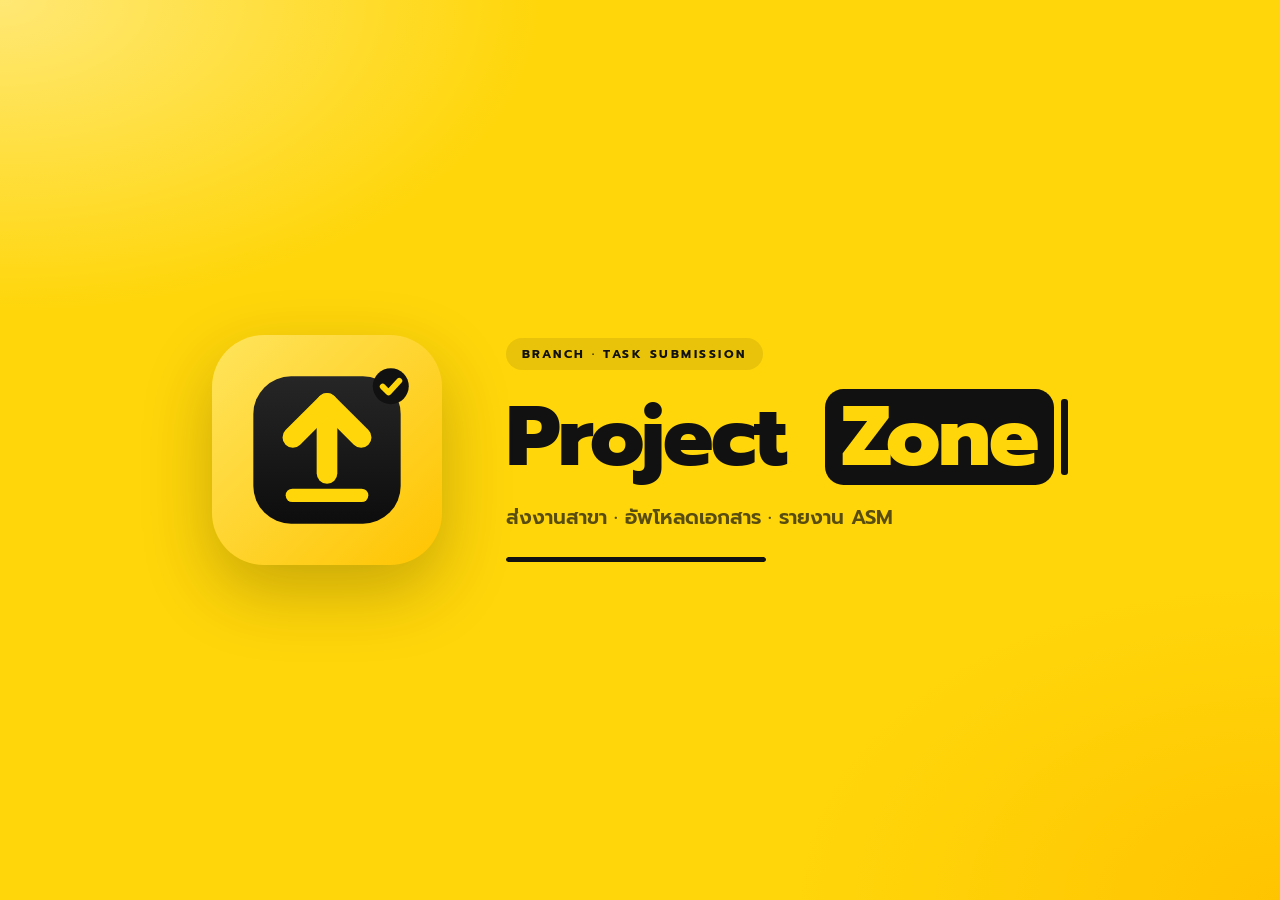
<file: index.html>
<!doctype html>
<html lang="th">
<head>
<meta charset="utf-8">
<meta name="viewport" content="width=device-width,initial-scale=1,viewport-fit=cover">
<meta name="theme-color" content="#FFD60A">
<meta name="apple-mobile-web-app-capable" content="yes">
<meta name="apple-mobile-web-app-status-bar-style" content="black-translucent">
<title>Project Zone · ส่งงาน</title>
<meta name="description" content="ส่งงานสาขา อัพโหลดเอกสารและรูปหลักฐาน ง่ายในไม่กี่แตะ">
<meta property="og:type" content="website">
<meta property="og:site_name" content="Project Zone">
<meta property="og:title" content="Project Zone · ส่งงาน">
<meta property="og:description" content="ส่งงานสาขา อัพโหลดเอกสารและรูปหลักฐาน ง่ายในไม่กี่แตะ">
<meta property="og:url" content="https://boston5656.github.io/Project-Form-ASM/index.html">
<meta property="og:image" content="https://boston5656.github.io/Project-Form-ASM/icons/og.png">
<meta property="og:image:width" content="1200">
<meta property="og:image:height" content="630">
<meta name="twitter:card" content="summary_large_image">
<meta name="apple-mobile-web-app-title" content="Project Zone">
<link rel="icon" type="image/svg+xml" href="icons/icon.svg">
<link rel="icon" type="image/png" sizes="32x32" href="icons/icon-32.png">
<link rel="apple-touch-icon" href="icons/apple-touch-icon.png">
<link rel="manifest" href="manifest.json">
<link rel="preconnect" href="https://fonts.googleapis.com">
<link rel="preconnect" href="https://fonts.gstatic.com" crossorigin>
<link href="https://fonts.googleapis.com/css2?family=Prompt:wght@400;500;600;700;800&display=swap" rel="stylesheet">
<script>try{if(sessionStorage.getItem("pz_splash"))document.documentElement.classList.add("no-splash")}catch(e){}</script>
<link rel="stylesheet" href="style.css">
<script src="config.js"></script>
</head>
<body>
<div id="splash" class="splash" aria-hidden="true">
  <div class="sp-in">
    <svg class="sp-logo" viewBox="0 0 512 512">
      <defs>
        <linearGradient id="spg" x1="0" y1="0" x2="1" y2="1"><stop offset="0" stop-color="#FFE45C"/><stop offset="1" stop-color="#FFC400"/></linearGradient>
        <linearGradient id="spk" x1="0" y1="0" x2="0" y2="1"><stop offset="0" stop-color="#262626"/><stop offset="1" stop-color="#0d0d0d"/></linearGradient>
        <clipPath id="spc"><rect x="92" y="92" width="328" height="328" rx="84"/></clipPath>
      </defs>
      <rect class="sp-bg" width="512" height="512" rx="116" fill="url(#spg)"/>
      <rect class="sp-box" x="92" y="92" width="328" height="328" rx="84" fill="url(#spk)"/>
      <g clip-path="url(#spc)">
        <g class="sp-trail"><rect x="244" y="250" width="24" height="150" rx="12" fill="#FFD60A" opacity=".18"/></g>
        <g class="sp-arrow">
          <path d="M256 152 L256 308" stroke="#FFD60A" stroke-width="46" stroke-linecap="round"/>
          <path d="M180 228 L256 152 L332 228" fill="none" stroke="#FFD60A" stroke-width="46" stroke-linecap="round" stroke-linejoin="round"/>
        </g>
      </g>
      <rect class="sp-bar" x="164" y="342" width="184" height="30" rx="15" fill="#FFD60A" opacity=".55"/>
      <g class="sp-chk">
        <circle cx="398" cy="114" r="40" fill="#111"/>
        <path d="M380 115 L393 128 L417 102" fill="none" stroke="#FFD60A" stroke-width="13" stroke-linecap="round" stroke-linejoin="round"/>
      </g>
    </svg>
    <div class="sp-txt">
      <div class="sp-tag">BRANCH · TASK SUBMISSION</div>
      <div class="sp-title"><span id="spType"></span><i class="sp-caret"></i></div>
      <div class="sp-sub">ส่งงานสาขา · อัพโหลดเอกสาร · รายงาน ASM</div>
      <div class="sp-prog"><i></i></div>
    </div>
  </div>
</div>
<script>
(function(){
  var el = document.getElementById('splash'), H = document.documentElement;
  if (!el) return;
  if (H.classList.contains('no-splash')){ el.remove(); return; }
  try { sessionStorage.setItem('pz_splash', '1'); } catch(e){}
  var reduce = window.matchMedia && matchMedia('(prefers-reduced-motion: reduce)').matches;
  H.classList.add('splashing'); el.classList.add('play');
  var t = document.getElementById('spType'), word = 'Project Zone', i = 0, z = null;
  function type(){
    if (i >= word.length){ el.classList.add('typed'); return; }
    var c = word.charAt(i++);
    if (i === 9){ z = document.createElement('span'); z.className = 'z'; t.appendChild(z); }
    (z || t).appendChild(document.createTextNode(c));
    setTimeout(type, c === ' ' ? 120 : 55 + Math.random() * 45);
  }
  setTimeout(type, reduce ? 0 : 480);
  var done = false;
  function end(){
    if (done) return; done = true;
    el.classList.add('out'); H.classList.remove('splashing');
    setTimeout(function(){ el.remove(); }, 800);
  }
  setTimeout(end, reduce ? 700 : 2400);
  el.addEventListener('click', end);
})();
</script>
<div class="page">
  <header class="topbar">
    <div>
      <span class="tag brand"><img src="[data-uri]" alt="">PROJECT ZONE · ส่งงาน</span>
      <h1>ส่งงาน<span id="jobTitle" hidden></span></h1>
      <p class="desc" id="jobDesc"></p>
    </div>
    <div class="tools">
      <a class="pillbtn" href="report.html">📊 ดูรายงาน</a>
      <a class="round sm" href="admin.html" aria-label="ตั้งค่า" title="ตั้งค่า">
        <svg viewBox="0 0 24 24" fill="none" stroke="currentColor" stroke-width="2" stroke-linecap="round" stroke-linejoin="round"><circle cx="12" cy="12" r="3"/><path d="M19.4 15a1.7 1.7 0 0 0 .3 1.8l.1.1a2 2 0 1 1-2.8 2.8l-.1-.1a1.7 1.7 0 0 0-1.8-.3 1.7 1.7 0 0 0-1 1.5V21a2 2 0 1 1-4 0v-.1a1.7 1.7 0 0 0-1.1-1.5 1.7 1.7 0 0 0-1.8.3l-.1.1a2 2 0 1 1-2.8-2.8l.1-.1a1.7 1.7 0 0 0 .3-1.8 1.7 1.7 0 0 0-1.5-1H3a2 2 0 1 1 0-4h.1a1.7 1.7 0 0 0 1.5-1.1 1.7 1.7 0 0 0-.3-1.8l-.1-.1a2 2 0 1 1 2.8-2.8l.1.1a1.7 1.7 0 0 0 1.8.3H9a1.7 1.7 0 0 0 1-1.5V3a2 2 0 1 1 4 0v.1a1.7 1.7 0 0 0 1 1.5 1.7 1.7 0 0 0 1.8-.3l.1-.1a2 2 0 1 1 2.8 2.8l-.1.1a1.7 1.7 0 0 0-.3 1.8V9a1.7 1.7 0 0 0 1.5 1H21a2 2 0 1 1 0 4h-.1a1.7 1.7 0 0 0-1.5 1z"/></svg>
      </a>
    </div>
  </header>

  <main class="form-grid" id="form">
    <section class="panel" id="pInfo"><div class="skel dark"></div><div class="skel dark"></div><div class="skel dark"></div></section>
  </main>
</div>

<!-- Wheel picker sheet -->
<div class="scrim" id="scrim"></div>
<div class="sheet" id="sheet" role="dialog">
  <div id="sheetDrag">
    <div class="grab"></div>
    <div class="sheet-head">
      <button id="cancelSheet" type="button">ยกเลิก</button>
      <b id="sheetTitle">เลือก</b>
      <button id="doneSheet" class="done" type="button">เลือก</button>
    </div>
  </div>
  <div class="wheel-wrap"><div class="band"></div><div class="wheel" id="wheel"></div></div>
</div>

<div class="overlay" id="overlay"><div class="hud" id="hud"></div></div>
<div class="toast" id="toast"></div>

<script>
(() => {
  const CFG = window.APP_CONFIG || {};
  const $ = id => document.getElementById(id);
  const esc = s => String(s ?? '').replace(/[&<>"']/g, c => ({'&':'&amp;','<':'&lt;','>':'&gt;','"':'&quot;',"'":'&#39;'}[c]));
  const ls = {
    get(k){ try { return JSON.parse(localStorage.getItem(k)); } catch(e){ return null; } },
    set(k,v){ try { localStorage.setItem(k, JSON.stringify(v)); } catch(e){} }
  };
  const S = { form: null, stores: [], vals: {}, files: {} };
  const ICON = {
    plus: '<svg viewBox="0 0 24 24" fill="none" stroke="currentColor" stroke-width="2.2" stroke-linecap="round"><path d="M12 5v14M5 12h14"/></svg>',
    cam: '<svg viewBox="0 0 24 24" fill="none" stroke="currentColor" stroke-width="2" stroke-linecap="round" stroke-linejoin="round"><path d="M4 8h3l2-3h6l2 3h3v11H4z"/><circle cx="12" cy="13" r="3.5"/></svg>',
    chev: '<svg width="12" height="12" viewBox="0 0 12 12" fill="none" stroke="currentColor" stroke-width="2" stroke-linecap="round"><path d="M3 4.5l3 3 3-3"/></svg>'
  };

  /* ---------- Toast / haptic ---------- */
  let toastT;
  function toast(msg, err){
    const t = $('toast'); t.textContent = msg;
    t.className = 'toast show' + (err ? ' err' : '');
    clearTimeout(toastT); toastT = setTimeout(() => t.classList.remove('show'), 2600);
  }
  function haptic(){ try { navigator.vibrate && navigator.vibrate(8); } catch(e){} }
  function shake(el){ el.classList.remove('shake'); void el.offsetWidth; el.classList.add('shake'); }

  /* ---------- Load ---------- */
  async function init(){
    const cf = ls.get('form'), cs = ls.get('stores');
    if (cf && cs){ S.form = cf; S.stores = cs; restore(); render(); }
    try {
      const r = await fetch(CFG.API_URL + '?action=init');
      const j = await r.json();
      if (!j.ok) throw new Error(j.error);
      const changed = JSON.stringify(j.form) !== JSON.stringify(S.form) || JSON.stringify(j.stores) !== JSON.stringify(S.stores);
      S.form = j.form; S.stores = j.stores;
      ls.set('form', j.form); ls.set('stores', j.stores);
      if (changed){ restore(); render(); }
    } catch(e){
      if (!S.form){
        $('form').innerHTML = '<section class="panel solo-msg"><h2>⚠️ โหลดฟอร์มไม่สำเร็จ</h2><p>ตรวจสอบอินเทอร์เน็ต แล้วดึงหน้าจอลงเพื่อโหลดใหม่</p></section>';
      }
    }
  }
  function restore(){
    S.form.fields.forEach(f => {
      if (f.type === 'files'){ S.files[f.id] = S.files[f.id] || []; return; }
      if (S.vals[f.id] == null && f.remember){
        const v = ls.get('rem_' + f.id);
        if (v != null) S.vals[f.id] = v;
      }
    });
    const st = S.form.fields.find(f => f.type === 'store');
    if (st && S.vals[st.id] && !S.stores.some(s => s.id === S.vals[st.id])) delete S.vals[st.id];
  }

  /* ---------- Render form ---------- */
  function render(){
    const F = S.form;
    $('jobTitle').hidden = !F.jobName;
    $('jobTitle').textContent = F.jobName;
    $('jobDesc').textContent = F.desc || '';
    document.title = F.jobName + ' · Project Zone';

    if (F.active === false){
      $('form').className = 'form-grid solo';
      $('form').innerHTML = `<section class="panel solo-msg" id="pInfo"><div class="big-ico">⏸️</div><h2>ปิดรับงานชั่วคราว</h2><p>งาน "${esc(F.jobName)}" ยังไม่เปิดรับ หรือปิดรับไปแล้ว</p></section>`;
      return;
    }
    const info = F.fields.filter(f => f.type !== 'files');
    const ups = F.fields.filter(f => f.type === 'files');
    $('form').className = 'form-grid' + (ups.length ? '' : ' solo');
    $('form').innerHTML =
      `<section class="panel" id="pInfo" style="--i:1">
        <div class="panel-h"><h2>🏬 ข้อมูลผู้ส่ง</h2><small><span class="req">*</span> จำเป็นต้องกรอก</small></div>
        ${info.map(fieldHtml).join('')}
      </section>` +
      (ups.length ? `<section class="panel" id="pUp" style="--i:2">${ups.map((f, i) =>
        (i ? '<div class="divider"></div>' : '') + upHtml(f)).join('')}</section>` : '') +
      `<button class="btn btn-dark" id="submitBtn" type="button">
        <svg viewBox="0 0 24 24" fill="none" stroke="currentColor" stroke-width="2.2" stroke-linecap="round" stroke-linejoin="round"><path d="M12 19V5M5 12l7-7 7 7"/></svg>ส่งงาน</button>`;
    ups.forEach(f => renderThumbs(f.id));
    $('submitBtn').onclick = submit;
  }
  const req = f => f.required ? '<span class="req">*</span>' : '';
  function fieldHtml(f){
    const v = S.vals[f.id] || '';
    if (f.type === 'store' || f.type === 'select'){
      let main = '', sub = '';
      if (f.type === 'store'){
        const s = S.stores.find(x => x.id === v);
        if (s){ main = esc(s.id); sub = esc(s.name); }
      } else if (v) main = esc(v);
      return `<button class="field pick" id="fld_${f.id}" data-pick="${f.id}" type="button">
        <span class="fl">${esc(f.label)}${req(f)}</span>
        <span class="fv">${main || `<em>${f.type === 'store' ? 'แตะเพื่อเลือกสาขา' : 'แตะเพื่อเลือก'}</em>`}</span>
        <span class="fs">${sub || esc(f.hint || '')}</span>
        <span class="chev">${ICON.chev}</span></button>`;
    }
    return `<label class="field" id="fld_${f.id}">
      <span class="fl">${esc(f.label)}${req(f)}${f.hint ? ` <span class="fh">· ${esc(f.hint)}</span>` : ''}</span>
      <input data-in="${f.id}" value="${esc(v)}" ${f.type === 'number' ? 'inputmode="numeric"' : ''} autocomplete="off" placeholder="${esc(f.placeholder || '')}">
    </label>`;
  }
  function upHtml(f){
    const n = (S.files[f.id] || []).length;
    return `<div class="panel-h"><h2>${f.multiple ? '📄' : '📷'} ${esc(f.label)}${req(f)}</h2><small id="cnt_${f.id}">${n ? n + ' ไฟล์' : esc(f.hint || '')}</small></div>
      <div class="up" id="fld_${f.id}">
        <div class="thumbs" id="th_${f.id}" data-th="${f.id}"></div>
        <button class="drop" data-up="${f.id}" type="button">
          <span class="di">${f.multiple ? ICON.plus : ICON.cam}</span>
          <span><b id="ub_${f.id}">เพิ่ม${esc(f.label)}</b><small>${f.multiple ? 'ถ่ายรูป · เลือกจากคลัง · หลายไฟล์ได้' : 'ถ่ายรูป · เลือกจากคลัง · 1 ไฟล์'}${f.pdf ? ' · PDF' : ''}</small></span>
        </button>
      </div>
      <input type="file" id="in_${f.id}" data-file="${f.id}" accept="image/*${f.pdf ? ',application/pdf' : ''}" ${f.multiple ? 'multiple' : ''} hidden>`;
  }

  /* ---------- Delegated events ---------- */
  const form = $('form');
  form.addEventListener('input', e => {
    const id = e.target.dataset.in; if (!id) return;
    S.vals[id] = e.target.value;
  });
  form.addEventListener('click', e => {
    const p = e.target.closest('[data-pick]');
    if (p) return openPick(p.dataset.pick);
    const u = e.target.closest('[data-up]');
    if (u) return $('in_' + u.dataset.up).click();
    const x = e.target.closest('.thumb .x');
    if (x){ const th = x.closest('[data-th]'); removeFile(th.dataset.th, x.closest('.thumb').dataset.id); haptic(); }
  });
  form.addEventListener('change', e => {
    const id = e.target.dataset.file; if (!id) return;
    addFiles(id, [...e.target.files]); e.target.value = '';
  });
  const fieldOf = id => S.form.fields.find(f => f.id === id);

  /* ---------- Wheel picker ---------- */
  const IH = 52, wheel = $('wheel');
  let wItems = [], wIdx = 0, raf = 0, pickCb = null;
  function openPick(id){
    const f = fieldOf(id); if (!f) return;
    let items;
    if (f.type === 'store'){
      if (!S.stores.length){ toast('กำลังโหลดรายชื่อสาขา…'); return; }
      items = S.stores.map(s => ({ v: s.id, main: s.id, sub: s.name }));
    } else items = (f.options || []).map(o => ({ v: o, main: o }));
    $('sheetTitle').textContent = f.label;
    wheel.innerHTML = '<div class="sp"></div>' + items.map((it, i) =>
      `<div class="wi" data-i="${i}"><b>${esc(it.main)}</b>${it.sub ? `<span>${esc(it.sub)}</span>` : ''}</div>`).join('') + '<div class="sp"></div>';
    wItems = [...wheel.querySelectorAll('.wi')];
    wIdx = Math.max(0, items.findIndex(it => it.v === S.vals[id]));
    pickCb = i => {
      S.vals[id] = items[i].v;
      if (f.remember) ls.set('rem_' + id, items[i].v);
      const old = $('fld_' + id), tmp = document.createElement('div');
      tmp.innerHTML = fieldHtml(f); old.replaceWith(tmp.firstElementChild);
    };
    $('scrim').classList.add('show'); $('sheet').classList.add('show');
    requestAnimationFrame(() => { wheel.scrollTop = wIdx * IH; paint(); });
  }
  function paint(){
    raf = 0;
    const c = wheel.scrollTop / IH;
    wItems.forEach((el, i) => {
      const d = i - c, a = Math.abs(d);
      el.style.transform = `perspective(600px) rotateX(${(-d*20).toFixed(1)}deg) scale(${(1 - Math.min(a,3)*.05).toFixed(3)})`;
      el.style.opacity = Math.max(.15, 1 - a*.3).toFixed(2);
      el.classList.toggle('on', a < .5);
    });
    const n = Math.round(c);
    if (n !== wIdx && n >= 0 && n < wItems.length){ wIdx = n; haptic(); }
  }
  wheel.addEventListener('scroll', () => { if (!raf) raf = requestAnimationFrame(paint); }, { passive: true });
  wheel.addEventListener('click', e => {
    const it = e.target.closest('.wi');
    if (it) wheel.scrollTo({ top: +it.dataset.i * IH, behavior: 'smooth' });
  });
  function closeSheet(){
    $('scrim').classList.remove('show');
    const sh = $('sheet'); sh.style.transform = ''; sh.classList.remove('show');
  }
  $('scrim').onclick = closeSheet;
  $('cancelSheet').onclick = closeSheet;
  $('doneSheet').onclick = () => {
    if (!wItems.length) return closeSheet();
    const i = Math.min(wItems.length - 1, Math.max(0, Math.round(wheel.scrollTop / IH)));
    pickCb && pickCb(i); closeSheet(); haptic();
  };
  (() => {
    const sh = $('sheet'), h = $('sheetDrag'); let y0 = null, dy = 0;
    h.addEventListener('pointerdown', e => {
      if (e.target.closest('button')) return;
      y0 = e.clientY; dy = 0; sh.classList.add('drag'); h.setPointerCapture(e.pointerId);
    });
    h.addEventListener('pointermove', e => {
      if (y0 == null) return;
      dy = Math.max(0, e.clientY - y0); sh.style.transform = `translateY(${dy}px)`;
    });
    const end = () => {
      if (y0 == null) return; y0 = null; sh.classList.remove('drag');
      if (dy > 90) closeSheet(); else sh.style.transform = '';
    };
    h.addEventListener('pointerup', end); h.addEventListener('pointercancel', end);
  })();

  /* ---------- Files ---------- */
  function compress(file, max = 1800, q = .82){
    return new Promise((res, rej) => {
      const url = URL.createObjectURL(file), img = new Image();
      img.onload = () => {
        const s = Math.min(1, max / Math.max(img.width, img.height));
        const w = Math.round(img.width * s), h = Math.round(img.height * s);
        const c = document.createElement('canvas'); c.width = w; c.height = h;
        c.getContext('2d').drawImage(img, 0, 0, w, h);
        URL.revokeObjectURL(url);
        const data = c.toDataURL('image/jpeg', q);
        res({ type: 'image/jpeg', data: data.split(',')[1], preview: data });
      };
      img.onerror = () => { URL.revokeObjectURL(url); rej(new Error('อ่านรูปไม่ได้ ลองเลือกรูปอื่น')); };
      img.src = url;
    });
  }
  function readPdf(file){
    return new Promise((res, rej) => {
      const fr = new FileReader();
      fr.onload = () => res({ type: 'application/pdf', data: String(fr.result).split(',')[1], preview: null });
      fr.onerror = () => rej(new Error('อ่านไฟล์ไม่ได้'));
      fr.readAsDataURL(file);
    });
  }
  function prep(file, f){
    if (file.type === 'application/pdf' || /\.pdf$/i.test(file.name)){
      if (!f.pdf) return Promise.reject(new Error('ช่องนี้รับเฉพาะรูปภาพ'));
      if (file.size > 15e6) return Promise.reject(new Error('PDF ใหญ่เกิน 15MB'));
      return readPdf(file);
    }
    return compress(file);
  }
  let uid = 0;
  async function addFiles(id, files){
    const f = fieldOf(id); if (!f) return;
    if (!f.multiple) files = files.slice(0, 1);
    for (const file of files){
      const item = { id: ++uid, loading: true };
      if (f.multiple) S.files[id].push(item); else S.files[id] = [item];
      renderThumbs(id);
      try { Object.assign(item, await prep(file, f), { loading: false }); }
      catch(e){ toast(e.message, true); removeFile(id, item.id); continue; }
      renderThumbs(id);
    }
  }
  function removeFile(id, itemId){
    S.files[id] = (S.files[id] || []).filter(i => i.id != itemId);
    renderThumbs(id);
  }
  function renderThumbs(id){
    const g = $('th_' + id); if (!g) return;
    const f = fieldOf(id), list = S.files[id] || [], ids = new Set(list.map(i => String(i.id)));
    [...g.children].forEach(el => {
      if (!ids.has(el.dataset.id) && !el.classList.contains('out')){
        el.classList.add('out'); setTimeout(() => el.remove(), 300);
      }
    });
    list.forEach(it => {
      let el = g.querySelector(`[data-id="${it.id}"]`);
      if (!el){ el = document.createElement('div'); el.className = 'thumb'; el.dataset.id = it.id; g.appendChild(el); }
      const st = it.loading ? 'l' : 'd';
      if (el.dataset.st !== st){
        el.dataset.st = st;
        el.innerHTML = (it.loading ? '<div class="busy"><div class="spin"></div></div>'
          : it.preview ? `<img src="${it.preview}" alt="">` : '<div class="pdf">PDF</div>')
          + '<button class="x" type="button" aria-label="ลบ">×</button>';
      }
    });
    $('cnt_' + id).textContent = list.length ? list.length + ' ไฟล์' : (f.hint || '');
    $('ub_' + id).textContent = (!f.multiple && list.length ? 'เปลี่ยน' : 'เพิ่ม') + f.label;
  }

  /* ---------- Submit ---------- */
  let pTimer, pv = 0;
  function setP(v){
    const b = $('pBar'), t = $('pPct'); if (!b) return;
    b.style.strokeDashoffset = 213.6 * (1 - v); t.textContent = Math.round(v * 100) + '%';
  }
  function showProgress(){
    pv = 0;
    $('hud').innerHTML = `<div class="ringbox"><svg class="ring" viewBox="0 0 80 80"><circle class="trk" cx="40" cy="40" r="34"/><circle class="bar" id="pBar" cx="40" cy="40" r="34"/></svg><div class="pct" id="pPct">0%</div></div><h3 id="pTxt" style="font-size:18px;margin:0">กำลังอัปโหลดไฟล์…</h3><p>อย่าปิดหน้านี้จนกว่าจะเสร็จ</p>`;
    $('overlay').classList.add('show'); $('submitBtn').disabled = true;
    pTimer = setInterval(() => {
      pv += (0.93 - pv) * 0.05; setP(pv);
      if (pv > .6) $('pTxt').textContent = 'กำลังบันทึกลง Drive…';
    }, 200);
  }
  function hideOverlay(){ clearInterval(pTimer); $('overlay').classList.remove('show'); const b = $('submitBtn'); if (b) b.disabled = false; }

  function showDone(time){
    clearInterval(pTimer); setP(1);
    const F = S.form, st = F.fields.find(f => f.type === 'store');
    const cells = [];
    if (st) cells.push([st.label, S.vals[st.id]]);
    F.fields.filter(f => f.type !== 'store' && f.type !== 'files' && S.vals[f.id]).slice(0, 2)
      .forEach(f => cells.push([f.label, S.vals[f.id]]));
    const n = F.fields.filter(f => f.type === 'files').reduce((a, f) => a + S.files[f.id].length, 0);
    cells.push(['ไฟล์แนบ', n + ' ไฟล์']);
    setTimeout(() => {
      $('hud').innerHTML = `<svg class="check" viewBox="0 0 80 80"><circle cx="40" cy="40" r="36"/><path d="M25 41l10 10 21-22"/></svg>
        <h3>ส่งงานสำเร็จ</h3><p>${esc(time || '')}</p>
        <div class="sum">${cells.map(c => `<div><span>${esc(c[0])}</span><b>${esc(c[1])}</b></div>`).join('')}</div>
        <button class="btn btn-y" id="againBtn" type="button">ส่งงานใหม่</button>
        <a class="btn btn-g" href="report.html">ดูรายงาน</a>`;
      $('againBtn').onclick = resetForm;
      haptic();
    }, 350);
  }
  function resetForm(){
    S.form.fields.forEach(f => {
      if (f.type === 'files') S.files[f.id] = [];
      else if (!f.remember && f.type !== 'store') delete S.vals[f.id];
    });
    hideOverlay(); render();
    window.scrollTo({ top: 0, behavior: 'smooth' });
  }

  async function submit(){
    const F = S.form;
    for (const f of F.fields){
      const empty = f.type === 'files' ? !S.files[f.id].length : !String(S.vals[f.id] || '').trim();
      if (f.required && empty){
        const el = $('fld_' + f.id); shake(el);
        toast((f.type === 'files' ? 'กรุณาแนบ ' : f.type === 'store' || f.type === 'select' ? 'กรุณาเลือก ' : 'กรุณากรอก ') + f.label, true);
        el.scrollIntoView({ behavior: 'smooth', block: 'center' }); return;
      }
    }
    if (F.fields.some(f => f.type === 'files' && S.files[f.id].some(i => i.loading))){ toast('รอประมวลผลรูปสักครู่…'); return; }
    if (!/^https:\/\/script\.google\.com\//.test(CFG.API_URL || '')){ toast('ยังไม่ได้ใส่ API_URL ใน config.js', true); return; }

    const answers = {}, files = {};
    F.fields.forEach(f => {
      if (f.type === 'files') files[f.id] = S.files[f.id].map(i => ({ type: i.type, data: i.data }));
      else {
        answers[f.id] = String(S.vals[f.id] || '').trim();
        if (f.remember && answers[f.id]) ls.set('rem_' + f.id, answers[f.id]);
      }
    });
    showProgress();
    try {
      const r = await fetch(CFG.API_URL, { method: 'POST', body: JSON.stringify({ action: 'submit', answers, files }) });
      const j = await r.json();
      if (!j.ok) throw new Error(j.error || 'บันทึกไม่สำเร็จ');
      showDone(j.time);
    } catch(e){
      hideOverlay();
      toast(e.message && !/fetch|network|json/i.test(e.message) ? e.message : 'ส่งไม่สำเร็จ ตรวจสอบอินเทอร์เน็ตแล้วลองใหม่', true);
    }
  }

  init();
})();
</script>
</body>
</html>
</file>
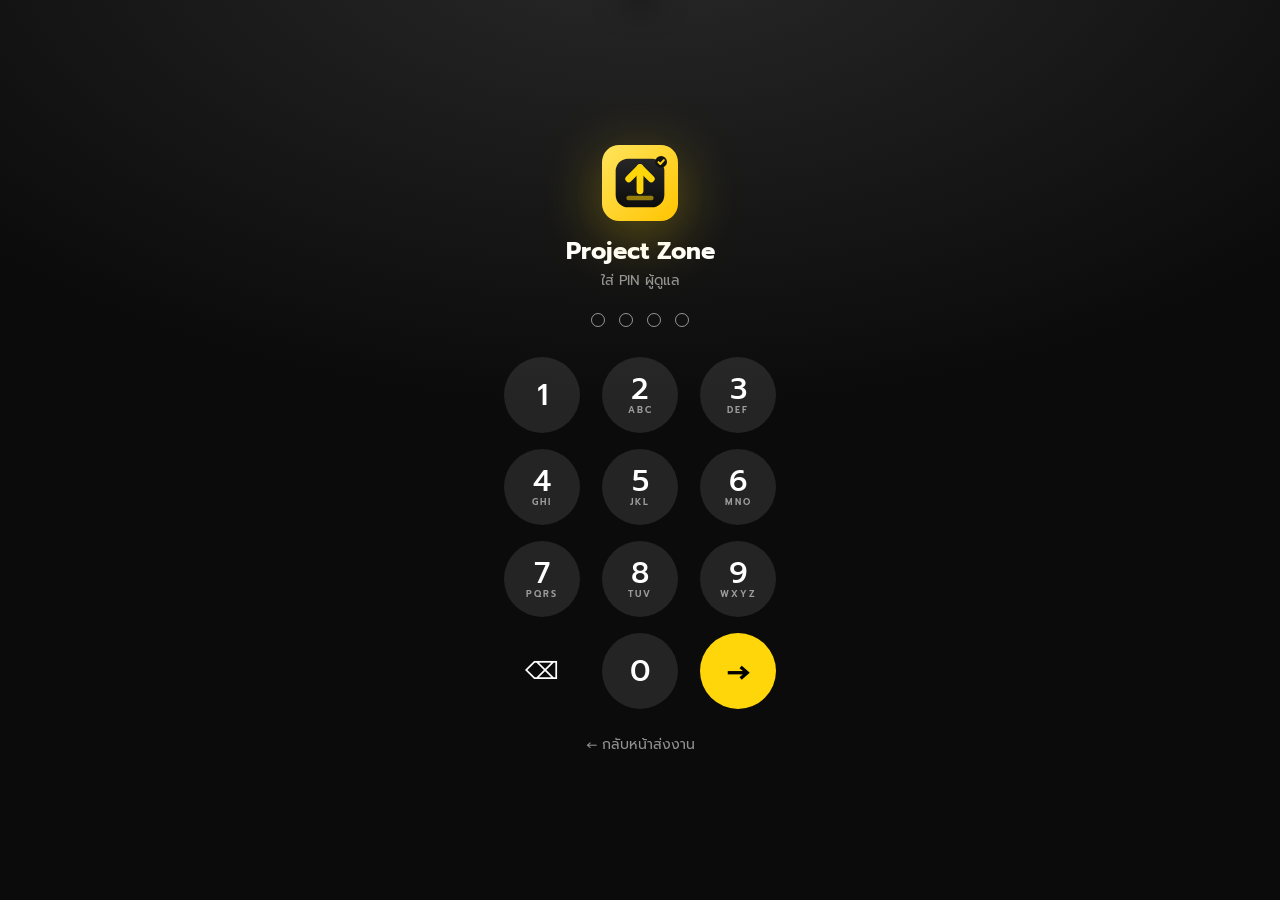
<file: admin.html>
<!doctype html>
<html lang="th">
<head>
<meta charset="utf-8">
<meta name="viewport" content="width=device-width,initial-scale=1,viewport-fit=cover">
<meta name="theme-color" content="#FFD60A">
<meta name="robots" content="noindex">
<title>Project Zone · ตั้งค่า</title>
<meta name="description" content="ตั้งค่าหัวข้อและคำถามของงาน">
<meta property="og:type" content="website">
<meta property="og:site_name" content="Project Zone">
<meta property="og:title" content="Project Zone · ตั้งค่า">
<meta property="og:description" content="ตั้งค่าหัวข้อและคำถามของงาน">
<meta property="og:url" content="https://boston5656.github.io/Project-Form-ASM/admin.html">
<meta property="og:image" content="https://boston5656.github.io/Project-Form-ASM/icons/og.png">
<meta property="og:image:width" content="1200">
<meta property="og:image:height" content="630">
<meta name="twitter:card" content="summary_large_image">
<meta name="apple-mobile-web-app-title" content="Project Zone">
<link rel="icon" type="image/svg+xml" href="icons/icon.svg">
<link rel="icon" type="image/png" sizes="32x32" href="icons/icon-32.png">
<link rel="apple-touch-icon" href="icons/apple-touch-icon.png">
<link rel="manifest" href="manifest.json">
<link rel="preconnect" href="https://fonts.googleapis.com">
<link rel="preconnect" href="https://fonts.gstatic.com" crossorigin>
<link href="https://fonts.googleapis.com/css2?family=Prompt:wght@400;500;600;700;800&display=swap" rel="stylesheet">
<link rel="stylesheet" href="style.css">
<script src="config.js"></script>
</head>
<body>

<!-- ============ PIN LOCK ============ -->
<section class="lock" id="lock">
  <div class="lock-card">
    <img class="lock-logo" src="[data-uri]" alt="Project Zone">
    <h1>Project Zone</h1>
    <p id="lockMsg">ใส่ PIN ผู้ดูแล</p>
    <div class="dots" id="dots"></div>
    <div class="keypad" id="keypad">
      <button data-k="1">1</button><button data-k="2">2<small>ABC</small></button><button data-k="3">3<small>DEF</small></button>
      <button data-k="4">4<small>GHI</small></button><button data-k="5">5<small>JKL</small></button><button data-k="6">6<small>MNO</small></button>
      <button data-k="7">7<small>PQRS</small></button><button data-k="8">8<small>TUV</small></button><button data-k="9">9<small>WXYZ</small></button>
      <button data-k="del" class="kfn" aria-label="ลบ">⌫</button><button data-k="0">0</button><button data-k="ok" class="kok" aria-label="ยืนยัน">→</button>
    </div>
    <a class="back" href="index.html">← กลับหน้าส่งงาน</a>
  </div>
</section>

<!-- ============ EDITOR ============ -->
<div class="page" id="app" hidden>
  <header class="topbar">
    <div>
      <span class="tag brand"><img src="[data-uri]" alt="">PROJECT ZONE · ADMIN</span>
      <h1>ตั้งค่างาน</h1>
    </div>
    <div class="tools">
      <a class="pillbtn" href="index.html" target="_blank" rel="noopener">👁 ดูฟอร์ม</a>
      <button class="round sm" id="logout" type="button" aria-label="ออกจากระบบ" title="ล็อก">
        <svg viewBox="0 0 24 24" fill="none" stroke="currentColor" stroke-width="2.2" stroke-linecap="round" stroke-linejoin="round"><rect x="4" y="10" width="16" height="11" rx="3"/><path d="M8 10V7a4 4 0 0 1 8 0v3"/></svg>
      </button>
    </div>
  </header>

  <main class="adm-grid">
    <aside class="side">
      <section class="panel" style="--i:1">
        <div class="panel-h"><h2>📝 หัวข้องาน</h2></div>
        <label class="field"><span class="fl">ชื่องาน / หัวข้อ</span><input id="jobName" maxlength="80" placeholder="เช่น โอนฟิล์มเสีย"></label>
        <label class="field"><span class="fl">คำอธิบายใต้หัวข้อ</span><textarea id="desc" rows="2" maxlength="200" placeholder="ไม่ใส่ก็ได้"></textarea></label>
        <div class="trow">
          <div class="stack"><b>เปิดรับงาน</b><small id="activeTxt">พนักงานส่งงานได้</small></div>
          <button class="sw" id="active" type="button" role="switch"></button>
        </div>
      </section>

      <section class="panel" style="--i:2">
        <div class="panel-h"><h2>🔗 ลิงค์</h2></div>
        <div class="lrow"><div class="stack"><b>หน้าส่งงาน</b><small id="lnkForm"></small></div><button class="mini" data-copy="lnkForm" type="button">คัดลอก</button></div>
        <div class="lrow"><div class="stack"><b>หน้า Report (ASM)</b><small id="lnkRep"></small></div><button class="mini" data-copy="lnkRep" type="button">คัดลอก</button></div>
      </section>

      <section class="panel" style="--i:3">
        <div class="panel-h"><h2>🔐 PIN ผู้ดูแล</h2></div>
        <div class="pinrow">
          <label class="field"><span class="fl">PIN ใหม่ (4–8 หลัก)</span><input id="newPin" inputmode="numeric" maxlength="8" autocomplete="off" placeholder="••••"></label>
          <button class="mini y" id="pinBtn" type="button">เปลี่ยน</button>
        </div>
      </section>
    </aside>

    <section class="panel" style="--i:2">
      <div class="panel-h"><h2>❓ คำถาม <span class="cnt" id="qCount"></span></h2><small>แตะเพื่อแก้ไข · ลูกศรเพื่อสลับลำดับ</small></div>
      <div class="flist" id="list"></div>
      <div class="addbar">
        <span>เพิ่มคำถาม</span>
        <button data-add="text" type="button">Aa ข้อความ</button>
        <button data-add="number" type="button">123 ตัวเลข</button>
        <button data-add="select" type="button">☰ ตัวเลือก</button>
        <button data-add="files" type="button">📷 รูป/ไฟล์</button>
      </div>
    </section>
  </main>
</div>

<div class="savebar" id="savebar">
  <span>มีการแก้ไขที่ยังไม่บันทึก</span>
  <button class="mini" id="discard" type="button">ยกเลิก</button>
  <button class="mini y" id="save" type="button">บันทึก</button>
</div>
<div class="toast" id="toast"></div>

<script>
(() => {
  const CFG = window.APP_CONFIG || {};
  const $ = id => document.getElementById(id);
  const esc = s => String(s ?? '').replace(/[&<>"']/g, c => ({'&':'&amp;','<':'&lt;','>':'&gt;','"':'&quot;',"'":'&#39;'}[c]));
  const ss = {
    get(k){ try { return sessionStorage.getItem(k); } catch(e){ return null; } },
    set(k,v){ try { v == null ? sessionStorage.removeItem(k) : sessionStorage.setItem(k, v); } catch(e){} }
  };
  const TYPE = {
    store:  { n: 'สาขา', i: '🏬' },
    text:   { n: 'ข้อความ', i: 'Aa' },
    number: { n: 'ตัวเลข', i: '123' },
    select: { n: 'ตัวเลือก', i: '☰' },
    files:  { n: 'รูป/ไฟล์', i: '📷' }
  };
  let PIN = '', model = null, saved = '', open = new Set();

  let toastT;
  function toast(msg, err){
    const t = $('toast'); t.textContent = msg; t.className = 'toast show' + (err ? ' err' : '');
    clearTimeout(toastT); toastT = setTimeout(() => t.classList.remove('show'), 2600);
  }
  function haptic(){ try { navigator.vibrate && navigator.vibrate(8); } catch(e){} }
  async function api(body){
    const r = await fetch(CFG.API_URL, { method: 'POST', body: JSON.stringify(body) });
    const j = await r.json();
    if (!j.ok){ const e = new Error(j.error); e.auth = j.auth; throw e; }
    return j;
  }

  /* ================= PIN LOCK ================= */
  let entry = '';
  function paintDots(){
    const n = Math.max(4, entry.length);
    $('dots').innerHTML = Array.from({ length: n }, (_, i) => `<i class="${i < entry.length ? 'on' : ''}"></i>`).join('');
  }
  function key(k){
    if ($('lock').classList.contains('busy')) return;
    if (k === 'del') entry = entry.slice(0, -1);
    else if (k === 'ok') return tryLogin(entry);
    else if (entry.length < 8) entry += k;
    haptic(); paintDots();
  }
  $('keypad').addEventListener('click', e => { const b = e.target.closest('[data-k]'); if (b) key(b.dataset.k); });
  document.addEventListener('keydown', e => {
    if (!$('app').hidden) return;
    if (/^\d$/.test(e.key)) key(e.key);
    else if (e.key === 'Backspace') key('del');
    else if (e.key === 'Enter') key('ok');
  });
  async function tryLogin(pin, silent){
    if (pin.length < 4){ if (!silent) wrong('PIN อย่างน้อย 4 หลัก'); return; }
    if (!/^https:\/\/script\.google\.com\//.test(CFG.API_URL || '')){ wrong('ยังไม่ได้ใส่ API_URL ใน config.js'); return; }
    $('lock').classList.add('busy'); $('lockMsg').textContent = 'กำลังตรวจสอบ…';
    try {
      const j = await api({ action: 'login', pin });
      PIN = pin; ss.set('pin', pin);
      load(j.form); unlock();
    } catch(e){
      ss.set('pin', null);
      wrong(e.auth ? e.message : 'เชื่อมต่อไม่สำเร็จ ลองใหม่อีกครั้ง');
    } finally { $('lock').classList.remove('busy'); }
  }
  function wrong(msg){
    entry = ''; paintDots(); $('lockMsg').textContent = msg;
    const d = $('dots'); d.classList.remove('shake'); void d.offsetWidth; d.classList.add('shake');
    try { navigator.vibrate && navigator.vibrate([30, 40, 30]); } catch(e){}
  }
  function unlock(){
    $('lock').classList.add('out');
    $('app').hidden = false;
    setTimeout(() => $('lock').hidden = true, 500);
  }
  function lockUp(msg){
    PIN = ''; ss.set('pin', null); entry = ''; paintDots();
    $('lockMsg').textContent = msg || 'ใส่ PIN ผู้ดูแล';
    $('lock').hidden = false;
    requestAnimationFrame(() => $('lock').classList.remove('out'));
    setTimeout(() => $('app').hidden = true, 450);
  }
  $('logout').onclick = () => { if (dirty() && !confirm('ยังไม่ได้บันทึก ต้องการล็อกเลยไหม?')) return; lockUp(); };

  /* ================= MODEL ================= */
  function load(form){
    model = JSON.parse(JSON.stringify(form));
    saved = JSON.stringify(model);
    paintMeta(); renderList(); paintDirty();
  }
  const dirty = () => model && JSON.stringify(model) !== saved;
  function paintDirty(){ $('savebar').classList.toggle('show', dirty()); }

  function paintMeta(){
    $('jobName').value = model.jobName || '';
    $('desc').value = model.desc || '';
    paintActive();
    const base = location.href.replace(/[^/]*([?#].*)?$/, '');
    $('lnkForm').textContent = base + 'index.html';
    $('lnkRep').textContent = base + 'report.html';
  }
  function paintActive(){
    const on = model.active !== false;
    $('active').setAttribute('aria-checked', on);
    $('activeTxt').textContent = on ? 'พนักงานส่งงานได้' : 'ปิดรับงาน — ฟอร์มจะแสดงว่าปิดชั่วคราว';
  }
  $('jobName').oninput = e => { model.jobName = e.target.value; paintDirty(); };
  $('desc').oninput = e => { model.desc = e.target.value; paintDirty(); };
  $('active').onclick = () => { model.active = model.active === false; paintActive(); paintDirty(); haptic(); };

  document.addEventListener('click', async e => {
    const b = e.target.closest('[data-copy]'); if (!b) return;
    try { await navigator.clipboard.writeText($(b.dataset.copy).textContent); toast('คัดลอกลิงค์แล้ว'); }
    catch(err){ toast('คัดลอกไม่สำเร็จ', true); }
  });

  /* ================= FIELD LIST ================= */
  const list = $('list');
  function sub(f){
    const t = [TYPE[f.type].n];
    if (f.required) t.push('จำเป็น');
    if (f.type === 'files') t.push(f.multiple ? 'หลายไฟล์' : '1 ไฟล์');
    if (f.type === 'select') t.push((f.options || []).length + ' ตัวเลือก');
    return t.join(' · ');
  }
  const sw = (k, on, label, note) => `<div class="trow"><div class="stack"><b>${label}</b>${note ? `<small>${note}</small>` : ''}</div>
    <button class="sw" data-sw="${k}" type="button" role="switch" aria-checked="${!!on}"></button></div>`;
  function bodyHtml(f){
    const isStore = f.type === 'store';
    let h = `<label class="field"><span class="fl">คำถาม / หัวข้อ</span><input data-k="label" value="${esc(f.label)}" maxlength="120"></label>
      <label class="field"><span class="fl">คำอธิบายเพิ่มเติม</span><input data-k="hint" value="${esc(f.hint || '')}" maxlength="160" placeholder="ไม่ใส่ก็ได้"></label>`;
    if (!isStore){
      h += `<div class="fl pad">ประเภทคำตอบ</div><div class="seg4">${['text','number','select','files'].map(t =>
        `<button type="button" data-type="${t}" class="${f.type === t ? 'on' : ''}">${TYPE[t].i}<span>${TYPE[t].n}</span></button>`).join('')}</div>`;
    } else {
      h += `<p class="note">ดึงรายชื่อจากชีต DATA STORE · ลบหรือเปลี่ยนประเภทไม่ได้</p>`;
    }
    if (f.type === 'text' || f.type === 'number')
      h += `<label class="field"><span class="fl">ข้อความตัวอย่างในช่อง</span><input data-k="placeholder" value="${esc(f.placeholder || '')}" maxlength="80" placeholder="เช่น 1234-1326"></label>`;
    if (f.type === 'select')
      h += `<label class="field"><span class="fl">ตัวเลือก (บรรทัดละ 1 ข้อ)</span><textarea data-k="options" rows="4" placeholder="ตัวเลือก 1&#10;ตัวเลือก 2">${esc((f.options || []).join('\n'))}</textarea></label>`;
    h += '<div class="tgroup">';
    if (!isStore) h += sw('required', f.required, 'จำเป็นต้องกรอก');
    if (f.type !== 'files') h += sw('remember', f.remember, 'จำค่าล่าสุด', 'ครั้งหน้าไม่ต้องกรอกซ้ำ');
    if (f.type === 'files'){
      h += sw('multiple', f.multiple, 'แนบได้หลายไฟล์');
      h += sw('pdf', f.pdf, 'รับไฟล์ PDF', 'ปิด = รับเฉพาะรูปภาพ');
    }
    h += '</div>';
    h += `<label class="field"><span class="fl">หัวคอลัมน์ในชีต REPORT</span><input data-k="col" value="${esc(f.col || '')}" maxlength="120" placeholder="${esc(f.label)}"></label>
      <p class="note">ถ้าไม่มีคอลัมน์นี้ ระบบจะเพิ่มต่อท้ายให้ตอนบันทึก</p>`;
    if (!isStore) h += `<button class="del" data-del type="button">ลบคำถามนี้</button>`;
    return h;
  }
  function cardHtml(f, i, n){
    const isOpen = open.has(f.id);
    return `<div class="fc ${isOpen ? 'open' : ''}" data-id="${f.id}">
      <div class="fc-h" data-tog>
        <span class="fico t-${f.type}">${TYPE[f.type].i}</span>
        <div class="stack"><b data-lbl>${esc(f.label) || '<em>ยังไม่มีชื่อ</em>'}${f.required ? '<span class="req">*</span>' : ''}</b><small data-sub>${sub(f)}</small></div>
        <div class="mv">
          <button type="button" data-mv="-1" ${i === 0 ? 'disabled' : ''} aria-label="เลื่อนขึ้น">↑</button>
          <button type="button" data-mv="1" ${i === n - 1 ? 'disabled' : ''} aria-label="เลื่อนลง">↓</button>
        </div>
        <span class="chev">${'<svg width="12" height="12" viewBox="0 0 12 12" fill="none" stroke="currentColor" stroke-width="2" stroke-linecap="round"><path d="M3 4.5l3 3 3-3"/></svg>'}</span>
      </div>
      <div class="fc-body"><div class="fc-in">${bodyHtml(f)}</div></div>
    </div>`;
  }
  function renderList(){
    const before = {};
    list.querySelectorAll('.fc').forEach(el => before[el.dataset.id] = el.getBoundingClientRect().top);
    const F = model.fields;
    list.innerHTML = F.map((f, i) => cardHtml(f, i, F.length)).join('');
    $('qCount').textContent = F.length;
    // FLIP
    list.querySelectorAll('.fc').forEach(el => {
      const b = before[el.dataset.id]; if (b == null){ el.classList.add('new'); return; }
      const dy = b - el.getBoundingClientRect().top; if (!dy) return;
      el.style.transition = 'none'; el.style.transform = `translateY(${dy}px)`;
      requestAnimationFrame(() => requestAnimationFrame(() => {
        el.style.transition = 'transform .5s var(--spring)'; el.style.transform = '';
      }));
    });
  }
  const cardOf = el => el.closest('.fc');
  const fOf = el => model.fields.find(f => f.id === cardOf(el).dataset.id);
  function refreshHead(card, f){
    card.querySelector('[data-lbl]').innerHTML = (esc(f.label) || '<em>ยังไม่มีชื่อ</em>') + (f.required ? '<span class="req">*</span>' : '');
    card.querySelector('[data-sub]').textContent = sub(f);
  }
  function rebody(card, f){
    card.querySelector('.fc-in').innerHTML = bodyHtml(f);
    refreshHead(card, f);
    card.querySelector('.fico').className = 'fico t-' + f.type;
    card.querySelector('.fico').textContent = TYPE[f.type].i;
  }

  list.addEventListener('input', e => {
    const k = e.target.dataset.k; if (!k) return;
    const f = fOf(e.target);
    if (k === 'options') f.options = e.target.value.split('\n').map(s => s.trim()).filter(Boolean);
    else f[k] = e.target.value;
    if (k === 'label') cardOf(e.target).querySelector('[data-k="col"]').placeholder = f.label;
    refreshHead(cardOf(e.target), f); paintDirty();
  });
  list.addEventListener('click', e => {
    const t = e.target;
    const mv = t.closest('[data-mv]');
    if (mv){
      e.stopPropagation();
      const f = fOf(mv), F = model.fields, i = F.indexOf(f), j = i + +mv.dataset.mv;
      if (j < 0 || j >= F.length) return;
      [F[i], F[j]] = [F[j], F[i]]; renderList(); paintDirty(); haptic(); return;
    }
    if (t.closest('[data-tog]')){
      const card = cardOf(t), id = card.dataset.id;
      open.has(id) ? open.delete(id) : open.add(id);
      card.classList.toggle('open'); haptic(); return;
    }
    const ty = t.closest('[data-type]');
    if (ty){
      const f = fOf(ty), nt = ty.dataset.type; if (f.type === nt) return;
      f.type = nt;
      if (nt === 'select' && !(f.options || []).length) f.options = ['ตัวเลือก 1', 'ตัวเลือก 2'];
      if (nt === 'files'){ delete f.remember; if (f.multiple == null) f.multiple = true; if (f.pdf == null) f.pdf = false; }
      rebody(cardOf(ty), f); paintDirty(); haptic(); return;
    }
    const s = t.closest('[data-sw]');
    if (s){
      const f = fOf(s), k = s.dataset.sw; f[k] = !f[k];
      s.setAttribute('aria-checked', f[k]); refreshHead(cardOf(s), f); paintDirty(); haptic(); return;
    }
    const d = t.closest('[data-del]');
    if (d){
      if (!d.classList.contains('arm')){
        d.classList.add('arm'); d.textContent = 'แตะอีกครั้งเพื่อยืนยันการลบ';
        setTimeout(() => { if (d.isConnected){ d.classList.remove('arm'); d.textContent = 'ลบคำถามนี้'; } }, 3000);
        return;
      }
      const card = cardOf(d), id = card.dataset.id;
      card.classList.add('gone');
      setTimeout(() => { model.fields = model.fields.filter(f => f.id !== id); open.delete(id); renderList(); paintDirty(); }, 320);
    }
  });

  document.querySelector('.addbar').addEventListener('click', e => {
    const b = e.target.closest('[data-add]'); if (!b) return;
    if (model.fields.length >= 30){ toast('เพิ่มได้สูงสุด 30 คำถาม', true); return; }
    const type = b.dataset.add;
    const f = { id: 'f' + Date.now().toString(36) + Math.random().toString(36).slice(2, 5), type, label: '', hint: '', col: '', required: true };
    if (type === 'select') f.options = ['ตัวเลือก 1', 'ตัวเลือก 2'];
    if (type === 'files'){ f.multiple = true; f.pdf = false; }
    if (type === 'text' || type === 'number') f.placeholder = '';
    model.fields.push(f); open.add(f.id);
    renderList(); paintDirty(); haptic();
    const card = list.querySelector(`[data-id="${f.id}"]`);
    card.scrollIntoView({ behavior: 'smooth', block: 'center' });
    setTimeout(() => card.querySelector('[data-k="label"]').focus({ preventScroll: true }), 450);
  });

  /* ================= SAVE ================= */
  function validate(){
    if (!String(model.jobName || '').trim()) return ['jobName', 'กรุณาตั้งชื่องาน'];
    for (const f of model.fields){
      if (!String(f.label || '').trim()) return [f.id, 'มีคำถามที่ยังไม่ได้ตั้งชื่อ'];
      if (f.type === 'select' && !(f.options || []).length) return [f.id, `"${f.label}" ต้องมีตัวเลือกอย่างน้อย 1 ข้อ`];
    }
    const seen = {};
    for (const f of model.fields){
      const k = String(f.col || f.label).replace(/\s+/g, '').toLowerCase();
      if (seen[k]) return [f.id, `หัวคอลัมน์ "${f.col || f.label}" ซ้ำกัน`];
      seen[k] = 1;
    }
    return null;
  }
  $('save').onclick = async () => {
    const bad = validate();
    if (bad){
      toast(bad[1], true);
      const el = bad[0] === 'jobName' ? $('jobName').closest('.field') : list.querySelector(`[data-id="${bad[0]}"]`);
      if (el){
        if (el.classList.contains('fc') && !el.classList.contains('open')){ open.add(bad[0]); el.classList.add('open'); }
        el.scrollIntoView({ behavior: 'smooth', block: 'center' });
        el.classList.remove('shake'); void el.offsetWidth; el.classList.add('shake');
      }
      return;
    }
    const btn = $('save'); btn.disabled = true; btn.innerHTML = '<span class="spin dk"></span>';
    try {
      const j = await api({ action: 'save', pin: PIN, form: model });
      load(j.form); toast('บันทึกแล้ว ✓ ฟอร์มอัปเดตทันที');
    } catch(e){
      if (e.auth) lockUp(e.message);
      else toast(e.message && !/fetch|network|json/i.test(e.message) ? e.message : 'บันทึกไม่สำเร็จ ลองใหม่', true);
    } finally { btn.disabled = false; btn.textContent = 'บันทึก'; }
  };
  $('discard').onclick = () => { load(JSON.parse(saved)); toast('ยกเลิกการแก้ไขแล้ว'); };
  window.addEventListener('beforeunload', e => { if (dirty()){ e.preventDefault(); e.returnValue = ''; } });

  $('pinBtn').onclick = async () => {
    const np = $('newPin').value.trim();
    if (!/^\d{4,8}$/.test(np)){ toast('PIN ต้องเป็นตัวเลข 4–8 หลัก', true); return; }
    try {
      await api({ action: 'pin', pin: PIN, newPin: np });
      PIN = np; ss.set('pin', np); $('newPin').value = ''; toast('เปลี่ยน PIN แล้ว ✓');
    } catch(e){
      if (e.auth) lockUp(e.message); else toast('เปลี่ยน PIN ไม่สำเร็จ', true);
    }
  };

  /* ================= START ================= */
  paintDots();
  const saved0 = ss.get('pin');
  if (saved0) tryLogin(saved0, true);
})();
</script>
</body>
</html>
</file>
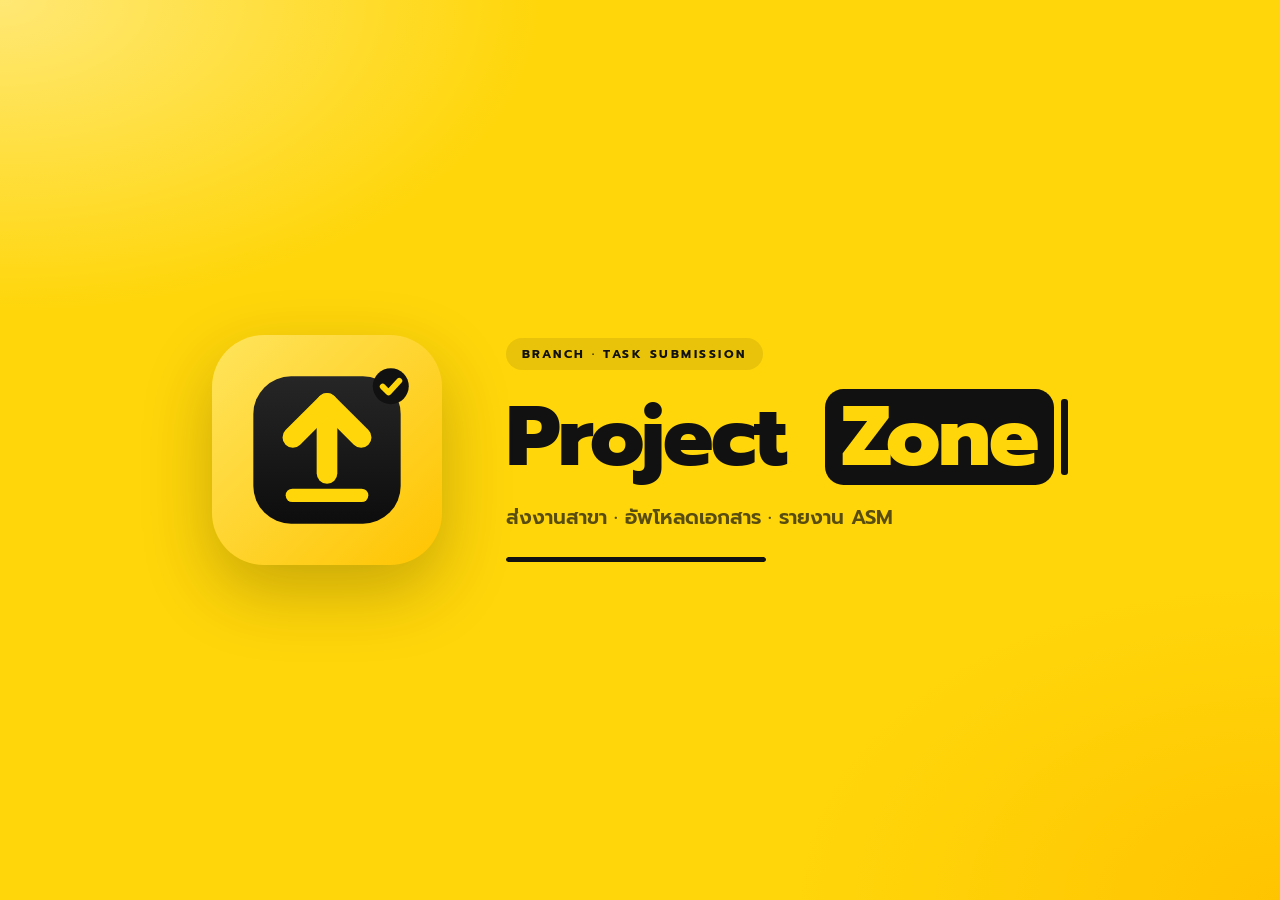
<file: report.html>
<!doctype html>
<html lang="th">
<head>
<meta charset="utf-8">
<meta name="viewport" content="width=device-width,initial-scale=1,viewport-fit=cover">
<meta name="theme-color" content="#FFD60A">
<meta name="apple-mobile-web-app-capable" content="yes">
<title>Project Zone · รายงาน ASM</title>
<meta name="description" content="ดูสถานะการส่งงานของทุกสาขาแบบเรียลไทม์">
<meta property="og:type" content="website">
<meta property="og:site_name" content="Project Zone">
<meta property="og:title" content="Project Zone · รายงาน ASM">
<meta property="og:description" content="ดูสถานะการส่งงานของทุกสาขาแบบเรียลไทม์">
<meta property="og:url" content="https://boston5656.github.io/Project-Form-ASM/report.html">
<meta property="og:image" content="https://boston5656.github.io/Project-Form-ASM/icons/og.png">
<meta property="og:image:width" content="1200">
<meta property="og:image:height" content="630">
<meta name="twitter:card" content="summary_large_image">
<meta name="apple-mobile-web-app-title" content="Project Zone">
<link rel="icon" type="image/svg+xml" href="icons/icon.svg">
<link rel="icon" type="image/png" sizes="32x32" href="icons/icon-32.png">
<link rel="apple-touch-icon" href="icons/apple-touch-icon.png">
<link rel="manifest" href="manifest.json">
<link rel="preconnect" href="https://fonts.googleapis.com">
<link rel="preconnect" href="https://fonts.gstatic.com" crossorigin>
<link href="https://fonts.googleapis.com/css2?family=Prompt:wght@400;500;600;700;800&display=swap" rel="stylesheet">
<script>try{if(sessionStorage.getItem("pz_splash"))document.documentElement.classList.add("no-splash")}catch(e){}</script>
<link rel="stylesheet" href="style.css">
<script src="config.js"></script>
</head>
<body>
<div id="splash" class="splash" aria-hidden="true">
  <div class="sp-in">
    <svg class="sp-logo" viewBox="0 0 512 512">
      <defs>
        <linearGradient id="spg" x1="0" y1="0" x2="1" y2="1"><stop offset="0" stop-color="#FFE45C"/><stop offset="1" stop-color="#FFC400"/></linearGradient>
        <linearGradient id="spk" x1="0" y1="0" x2="0" y2="1"><stop offset="0" stop-color="#262626"/><stop offset="1" stop-color="#0d0d0d"/></linearGradient>
        <clipPath id="spc"><rect x="92" y="92" width="328" height="328" rx="84"/></clipPath>
      </defs>
      <rect class="sp-bg" width="512" height="512" rx="116" fill="url(#spg)"/>
      <rect class="sp-box" x="92" y="92" width="328" height="328" rx="84" fill="url(#spk)"/>
      <g clip-path="url(#spc)">
        <g class="sp-trail"><rect x="244" y="250" width="24" height="150" rx="12" fill="#FFD60A" opacity=".18"/></g>
        <g class="sp-arrow">
          <path d="M256 152 L256 308" stroke="#FFD60A" stroke-width="46" stroke-linecap="round"/>
          <path d="M180 228 L256 152 L332 228" fill="none" stroke="#FFD60A" stroke-width="46" stroke-linecap="round" stroke-linejoin="round"/>
        </g>
      </g>
      <rect class="sp-bar" x="164" y="342" width="184" height="30" rx="15" fill="#FFD60A" opacity=".55"/>
      <g class="sp-chk">
        <circle cx="398" cy="114" r="40" fill="#111"/>
        <path d="M380 115 L393 128 L417 102" fill="none" stroke="#FFD60A" stroke-width="13" stroke-linecap="round" stroke-linejoin="round"/>
      </g>
    </svg>
    <div class="sp-txt">
      <div class="sp-tag">BRANCH · TASK SUBMISSION</div>
      <div class="sp-title"><span id="spType"></span><i class="sp-caret"></i></div>
      <div class="sp-sub">ส่งงานสาขา · อัพโหลดเอกสาร · รายงาน ASM</div>
      <div class="sp-prog"><i></i></div>
    </div>
  </div>
</div>
<script>
(function(){
  var el = document.getElementById('splash'), H = document.documentElement;
  if (!el) return;
  if (H.classList.contains('no-splash')){ el.remove(); return; }
  try { sessionStorage.setItem('pz_splash', '1'); } catch(e){}
  var reduce = window.matchMedia && matchMedia('(prefers-reduced-motion: reduce)').matches;
  H.classList.add('splashing'); el.classList.add('play');
  var t = document.getElementById('spType'), word = 'Project Zone', i = 0, z = null;
  function type(){
    if (i >= word.length){ el.classList.add('typed'); return; }
    var c = word.charAt(i++);
    if (i === 9){ z = document.createElement('span'); z.className = 'z'; t.appendChild(z); }
    (z || t).appendChild(document.createTextNode(c));
    setTimeout(type, c === ' ' ? 120 : 55 + Math.random() * 45);
  }
  setTimeout(type, reduce ? 0 : 480);
  var done = false;
  function end(){
    if (done) return; done = true;
    el.classList.add('out'); H.classList.remove('splashing');
    setTimeout(function(){ el.remove(); }, 800);
  }
  setTimeout(end, reduce ? 700 : 2400);
  el.addEventListener('click', end);
})();
</script>
<div class="page">
  <header class="topbar">
    <div>
      <span class="tag brand"><img src="[data-uri]" alt="">PROJECT ZONE · <i></i>REALTIME</span>
      <h1>รายงานส่งงาน<span id="jobTitle" hidden></span></h1>
    </div>
    <div class="tools">
      <div class="datebar">
        <button id="prev" type="button" aria-label="วันก่อนหน้า">‹</button>
        <label class="dlabel"><b id="dTxt">—</b><small id="dSub"></small><input type="date" id="dIn"></label>
        <button id="next" type="button" aria-label="วันถัดไป">›</button>
      </div>
      <button class="round" id="refresh" type="button" aria-label="รีเฟรช">
        <svg viewBox="0 0 24 24" fill="none" stroke="currentColor" stroke-width="2.4" stroke-linecap="round" stroke-linejoin="round"><path d="M20 12a8 8 0 1 1-2.3-5.7"/><path d="M20 4v5h-5"/></svg>
      </button>
    </div>
  </header>

  <main class="rep-grid">
    <aside class="side">
      <section class="panel" style="--i:1">
        <div class="panel-h"><h2>🎯 ความคืบหน้า</h2><small id="jobSmall"></small></div>
        <div class="sumtop">
          <div class="bigring">
            <svg viewBox="0 0 140 140"><circle class="trk" cx="70" cy="70" r="60"/><circle class="bar" id="ringBar" cx="70" cy="70" r="60"/></svg>
            <div class="in"><b id="pct">0%</b><small>ส่งแล้ว</small></div>
          </div>
          <div class="sumtxt">
            <div class="k">สาขาที่ส่งงาน</div>
            <div class="v"><b id="sentN">0</b><span> / <b id="totalN">0</b></span></div>
            <div class="k" id="subN">0 รายการ</div>
          </div>
        </div>
        <div class="stats">
          <div class="stat"><small><i style="background:var(--green)"></i>ส่งแล้ว</small><b id="sOk">0</b></div>
          <div class="stat"><small><i style="background:var(--red)"></i>ยังไม่ส่ง</small><b id="sNo" style="color:#FF8A82">0</b></div>
        </div>
        <div class="updated" id="updated"></div>
      </section>

      <section class="panel" style="--i:2">
        <div class="seg" id="seg">
          <div class="knob"></div>
          <button class="on" data-f="all" type="button">ทั้งหมด</button>
          <button data-f="sent" type="button">ส่งแล้ว</button>
          <button data-f="no" type="button">ยังไม่ส่ง</button>
        </div>
        <button class="btn btn-y" id="copyBtn" type="button">📋 คัดลอกสรุปส่ง LINE</button>
        <button class="btn btn-g rg-open" id="rgOpen" type="button">📊 สรุปหลายวัน</button>
      </section>
      <section class="panel rg-days" id="rgDays" hidden style="--i:3">
        <div class="panel-h"><h2>🗓 รายวัน</h2><small>แตะเพื่อดูวันนั้น</small></div>
        <div id="rgDayList"></div>
      </section>
    </aside>

    <section class="cream">
      <div class="rg-bar" id="rgBar" hidden>
        <div><b id="rgTitle">สรุปหลายวัน</b><small id="rgSub"></small></div>
        <button type="button" id="rgBack">‹ กลับดูรายวัน</button>
      </div>
      <div class="cream-h"><h2>🏬 สถานะรายสาขา</h2><small id="count"></small></div>
      <div class="search">
        <svg viewBox="0 0 24 24" fill="none" stroke="currentColor" stroke-width="2.4" stroke-linecap="round"><circle cx="11" cy="11" r="7"/><path d="M20 20l-3.5-3.5"/></svg>
        <input id="q" placeholder="ค้นหา ID / ชื่อสาขา / คำตอบ" autocomplete="off">
      </div>
      <div class="cards" id="list">
        <div class="skel"></div><div class="skel"></div><div class="skel"></div>
      </div>
    </section>
  </main>
</div>

<div class="lightbox" id="lb">
  <button class="lb-x" id="lbX" type="button" aria-label="ปิด">×</button>
  <div class="lb-img"><img id="lbImg" alt=""></div>
  <div class="lb-bar"><a class="btn btn-y" id="lbOpen" target="_blank" rel="noopener">เปิดใน Google Drive</a></div>
</div>
<div class="toast" id="toast"></div>

<div class="rg-sheet" id="rgSheet" aria-hidden="true">
  <div class="rg-card">
    <div class="rg-h"><b>📊 สรุปหลายวัน</b><button type="button" id="rgX" aria-label="ปิด">✕</button></div>
    <div class="rg-presets">
      <button type="button" data-p="7" class="on">7 วันล่าสุด</button>
      <button type="button" data-p="14">14 วันล่าสุด</button>
      <button type="button" data-p="month">เดือนนี้</button>
      <button type="button" data-p="last">เดือนก่อน</button>
    </div>
    <div class="rg-custom">
      <label><small>ตั้งแต่</small><input type="date" id="rgFrom"></label>
      <label><small>ถึง</small><input type="date" id="rgTo"></label>
    </div>
    <p class="rg-note">นับแบบงานเดียว: สาขาส่งวันไหนก็ได้ในช่วงนี้ = ส่งแล้ว · เลือกได้สูงสุด 31 วัน</p>
    <button class="btn btn-y" id="rgGo" type="button">ดูสรุป</button>
  </div>
</div>
<style>
.rg-bar[hidden],.rg-days[hidden]{display:none!important}
.rg-open{margin-top:8px;width:100%}
.btn-g{background:var(--card-hi);color:var(--text)}
.rg-sheet{position:fixed;inset:0;z-index:85;display:flex;align-items:flex-end;justify-content:center;background:rgba(0,0,0,.5);
  opacity:0;pointer-events:none;transition:opacity .3s var(--spring)}
.rg-sheet.show{opacity:1;pointer-events:auto}
.rg-card{width:100%;max-width:440px;background:var(--card);color:var(--text);border-radius:26px 26px 0 0;padding:18px 18px calc(18px + env(safe-area-inset-bottom));
  transform:translateY(40px);transition:transform .45s var(--spring)}
.rg-sheet.show .rg-card{transform:none}
@media (min-width:700px){.rg-sheet{align-items:center}.rg-card{border-radius:26px}}
.rg-h{display:flex;justify-content:space-between;align-items:center;margin-bottom:14px;font-size:17px}
.rg-h button{border:0;background:var(--card-hi);color:var(--text);width:34px;height:34px;border-radius:50%;font-weight:700}
.rg-presets{display:grid;grid-template-columns:1fr 1fr;gap:8px}
.rg-presets button{height:44px;border:0;border-radius:14px;background:var(--card-hi);color:var(--text);font:600 14px inherit;font-family:inherit}
.rg-presets button.on{background:var(--y);color:#000}
.rg-custom{display:grid;grid-template-columns:1fr 1fr;gap:8px;margin-top:10px}
.rg-custom label{background:var(--card-hi);border-radius:14px;padding:8px 12px}
.rg-custom small{display:block;font-size:11px;color:var(--sub)}
.rg-custom input{width:100%;border:0;background:none;color:var(--text);font:600 15px inherit;font-family:inherit;color-scheme:dark}
.rg-note{font-size:12px;color:var(--sub);margin:10px 2px 12px}
.rg-card .btn{width:100%}
.rg-bar{display:flex;align-items:center;justify-content:space-between;gap:10px;background:#111;color:#fff;border-radius:18px;padding:12px 14px;margin-bottom:12px}
.rg-bar b{display:block;font-size:15px}
.rg-bar small{font-size:12px;color:rgba(255,255,255,.6)}
.rg-bar button{flex:none;border:0;border-radius:99px;padding:8px 14px;background:var(--y);color:#000;font-weight:700;font-family:inherit}
.rg-prog{grid-column:1/-1;background:#fff;border-radius:20px;padding:18px;text-align:center;color:var(--ink2);font-size:14px}
.rg-prog i{display:block;height:8px;border-radius:99px;background:var(--cream2);margin-top:10px;overflow:hidden}
.rg-prog i u{display:block;height:100%;width:0;background:var(--y);border-radius:99px;transition:width .3s}
.rg-day{display:grid;grid-template-columns:1fr auto;gap:2px 10px;align-items:center;width:100%;border:0;text-align:left;background:var(--card-hi);color:var(--text);
  border-radius:14px;padding:10px 12px;margin-bottom:6px;font-family:inherit}
.rg-day b{font-size:14px}.rg-day small{grid-column:1;font-size:11px;color:var(--sub);white-space:nowrap;overflow:hidden;text-overflow:ellipsis}
.rg-day em{grid-row:1/3;grid-column:2;font-style:normal;font-weight:800;font-size:15px}
.rg-day .bar{grid-column:1/-1;height:5px;border-radius:99px;background:rgba(255,255,255,.08);overflow:hidden;margin-top:4px}
.rg-day .bar i{display:block;height:100%;background:var(--green);border-radius:99px}
.rg-day.idle{opacity:.5}
.when{display:flex;align-items:center;gap:6px;margin-bottom:8px;font-size:12px;font-weight:700;color:#111}
.when span{background:var(--y);padding:3px 9px;border-radius:99px}
.when em{font-style:normal;color:var(--ink2);font-weight:600;overflow:hidden;text-overflow:ellipsis;white-space:nowrap}
.miss{display:flex;flex-wrap:wrap;gap:4px;margin-top:8px}
.miss span{font-size:11px;font-weight:700;padding:3px 8px;border-radius:99px;background:rgba(255,69,58,.12);color:#d4281f}
.cachenote{font-size:11px;color:var(--mute)}
</style>

<script>
(() => {
  const CFG = window.APP_CONFIG || {};
  const $ = id => document.getElementById(id);
  const esc = s => String(s ?? '').replace(/[&<>"']/g, c => ({'&':'&amp;','<':'&lt;','>':'&gt;','"':'&quot;',"'":'&#39;'}[c]));
  const pad = n => String(n).padStart(2, '0');
  const ymd = d => d.getFullYear() + '-' + pad(d.getMonth() + 1) + '-' + pad(d.getDate());
  const today = () => ymd(new Date());

  let date = new URLSearchParams(location.search).get('date') || today();
  let filter = 'all', data = { stores: [], rows: [], form: { jobName: '', fields: [] } }, model = [], loading = false, mode = 'day', rg = null;
  const jobName = () => data.form.jobName || '';
  function paintJob(){
    $('jobTitle').textContent = jobName(); $('jobTitle').hidden = !jobName();
    $('jobSmall').textContent = jobName();
    document.title = 'รายงาน ' + jobName() + ' · Project Zone';
  }

  let toastT;
  function toast(msg, err){
    const t = $('toast'); t.textContent = msg; t.className = 'toast show' + (err ? ' err' : '');
    clearTimeout(toastT); toastT = setTimeout(() => t.classList.remove('show'), 2400);
  }

  /* ---------- Date ---------- */
  function paintDate(){
    const d = new Date(date + 'T00:00:00');
    $('dTxt').textContent = d.toLocaleDateString('th-TH', { weekday: 'short', day: 'numeric', month: 'short', year: 'numeric' });
    const diff = Math.round((new Date(today() + 'T00:00:00') - d) / 864e5);
    $('dSub').textContent = diff === 0 ? 'วันนี้' : diff === 1 ? 'เมื่อวาน' : diff + ' วันก่อน';
    $('dIn').value = date; $('dIn').max = today();
    $('next').disabled = date >= today();
  }
  function shift(n){
    if (mode !== 'day') exitRange();
    const d = new Date(date + 'T00:00:00'); d.setDate(d.getDate() + n);
    date = ymd(d); paintDate(); load();
  }
  $('prev').onclick = () => shift(-1);
  $('next').onclick = () => shift(1);
  $('dIn').onchange = e => { if (e.target.value){ if (mode !== 'day') exitRange(); date = e.target.value; paintDate(); load(); } };
  $('dIn').onclick = e => { try { e.target.showPicker(); } catch(err){} };

  /* ---------- จำข้อมูลไว้ในเครื่อง (เปิดแล้วขึ้นทันที แล้วค่อยอัปเดตตามหลัง) ---------- */
  const CK = 'pz_rep1_';
  function cacheGet(d){ try { return JSON.parse(localStorage.getItem(CK + d) || 'null'); } catch(e){ return null; } }
  function cachePut(d, j){
    const v = JSON.stringify({ t: Date.now(), j });
    try { localStorage.setItem(CK + d, v); }
    catch(e){   // เต็ม → ลบของเก่าสุดครึ่งหนึ่ง
      try {
        const ks = Object.keys(localStorage).filter(k => k.indexOf(CK) === 0).sort();
        ks.slice(0, Math.ceil(ks.length / 2)).forEach(k => localStorage.removeItem(k));
        localStorage.setItem(CK + d, v);
      } catch(e2){}
    }
  }
  async function fetchDay(d){
    let last;
    for (let i = 0; i < 2; i++){
      try {
        const r = await fetch(`${CFG.API_URL}?action=report&date=${d}`);
        const j = await r.json();
        if (!j.ok) throw new Error(j.error || 'error');
        cachePut(d, j);
        return j;
      } catch(e){ last = e; if (i === 0) await new Promise(ok => setTimeout(ok, 2500)); }
    }
    throw last;
  }
  const hhmm = t => new Date(t).toLocaleTimeString('th-TH', { hour: '2-digit', minute: '2-digit' });

  /* ---------- Load ---------- */
  let loadSeq = 0;
  async function load(){
    if (mode !== 'day') return;
    if (loading) return; loading = true;
    const want = date, seq = ++loadSeq;
    $('refresh').classList.add('spinning');
    const c = cacheGet(want);
    if (c && c.j){
      data = c.j; paintJob(); build(); render();
      $('updated').textContent = 'ข้อมูลเมื่อ ' + hhmm(c.t) + ' น. · กำลังอัปเดต…';
    } else {
      model = [];
      $('list').innerHTML = '<div class="skel"></div><div class="skel"></div><div class="skel"></div>';
    }
    try {
      const j = await fetchDay(want);
      if (seq !== loadSeq || want !== date || mode !== 'day') return;
      data = j; paintJob(); build(); render();
      $('updated').textContent = 'อัปเดตล่าสุด ' + hhmm(Date.now()) + ' น.';
    } catch(e){
      if (want !== date || mode !== 'day') return;
      if (c && c.j){ $('updated').textContent = 'ข้อมูลเมื่อ ' + hhmm(c.t) + ' น. (ยังต่อเซิร์ฟเวอร์ไม่ได้)'; toast('ยังอัปเดตไม่ได้ · แสดงข้อมูลล่าสุดในเครื่อง', true); }
      else { toast('โหลดข้อมูลไม่สำเร็จ', true); $('list').innerHTML = '<div class="empty">โหลดข้อมูลไม่สำเร็จ แตะปุ่มรีเฟรชเพื่อลองใหม่</div>'; }
    } finally {
      loading = false; $('refresh').classList.remove('spinning');
    }
  }

  function build(){
    const by = {};
    data.rows.forEach(r => (by[r.storeId] = by[r.storeId] || []).push(r));
    model = data.stores.map(s => ({ ...s, subs: (by[s.id] || []).sort((a, b) => b.ts - a.ts) }));
    Object.keys(by).forEach(id => {
      if (!model.some(s => s.id === id)) model.push({ id, name: '(ไม่อยู่ใน DATA STORE)', subs: by[id] });
    });
  }

  /* ---------- Render ---------- */
  function labels(r){
    const k = document.querySelector('.sumtxt .k'); if (k) k.textContent = r ? 'สาขาที่ส่งครบทุกวัน' : 'สาขาที่ส่งงาน';
    const sm = document.querySelectorAll('.stats .stat small');
    if (sm[0]) sm[0].lastChild.textContent = r ? 'ส่งครบ' : 'ส่งแล้ว';
    if (sm[1]) sm[1].lastChild.textContent = r ? 'ยังไม่ครบ' : 'ยังไม่ส่ง';
    const sb = document.querySelectorAll('#seg button'); if (sb.length === 3){ sb[1].textContent = r ? 'ส่งครบ' : 'ส่งแล้ว'; sb[2].textContent = r ? 'ยังไม่ครบ' : 'ยังไม่ส่ง'; }
  }
  function render(){
    labels(false);   // สรุปหลายวัน = นับแบบงานเดียว (ส่งครั้งเดียวก็ถือว่าส่งแล้ว) ใช้คำเดียวกับรายวัน
    if (mode === 'range') return renderRange();
    const total = model.length, sent = model.filter(s => s.subs.length).length;
    const p = total ? sent / total : 0;
    $('ringBar').style.strokeDashoffset = 376.99 * (1 - p);
    $('ringBar').style.stroke = p >= 1 ? 'var(--green)' : 'var(--y)';
    $('pct').textContent = Math.round(p * 100) + '%';
    $('sentN').textContent = sent; $('totalN').textContent = total;
    $('subN').textContent = data.rows.length + ' รายการที่ส่ง';
    $('sOk').textContent = sent; $('sNo').textContent = total - sent;

    const q = $('q').value.trim().toLowerCase();
    const shown = model.filter(s => {
      if (filter === 'sent' && !s.subs.length) return false;
      if (filter === 'no' && s.subs.length) return false;
      if (!q) return true;
      const hay = [s.id, s.name, ...s.subs.flatMap(x => Object.values(x.a || {}))].join(' ').toLowerCase();
      return hay.includes(q);
    });
    $('count').textContent = shown.length + ' สาขา';
    $('list').innerHTML = shown.length ? shown.map(card).join('') : '<div class="empty">ไม่มีรายการ</div>';
  }

  function card(s, i){
    const ok = s.subs.length > 0;
    return `<article class="rc ${ok ? 'ok' : 'no'}" style="--i:${i}">
      <div class="rhead">
        <div><div class="sid">${esc(s.id)}</div><div class="sname">${esc(s.name)}</div></div>
        <span class="pill ${ok ? 'pill-ok' : 'pill-no'}"><i></i>${ok ? 'ส่งแล้ว' + (s.subs.length > 1 ? ' ×' + s.subs.length : '') : 'ยังไม่ส่ง'}</span>
      </div>
      ${s.subs.map(sub).join('')}
    </article>`;
  }
  function sub(r){
    const F = ((r._form || data.form || {}).fields) || [];
    const info = F.filter(f => f.type !== 'store' && f.type !== 'files');
    const ups = F.filter(f => f.type === 'files');
    const when = whenTxt(r);
    return `<div class="subm">
      <div class="when"><span>📅 ${esc(when)}</span>${r._job ? `<em>${esc(r._job)}</em>` : ''}</div>
      <div class="meta">
        ${info.map(f => `<div><small>${esc(f.label)}</small><b>${esc((r.a || {})[f.id] || '—')}</b></div>`).join('')}
        <div><small>เวลา</small><b>${esc(r.time)} น.</b></div>
      </div>
      ${ups.map(f => { const L = (r.f || {})[f.id] || []; return `
      <div class="tl">${esc(f.label)} (${L.length})</div>
      <div class="strip">${L.map(thumb).join('') || '<span class="none">ไม่มีไฟล์</span>'}</div>`; }).join('')}
      ${r.folder ? `<a class="flink" href="${esc(r.folder)}" target="_blank" rel="noopener">📁 เปิดโฟลเดอร์</a>` : ''}
    </div>`;
  }
  // วันที่ + เวลาที่ส่งงานจริง (จาก ts) — ถ้าไม่มี ts ใช้วันที่ของหน้า + เวลา
  function whenTxt(r){
    const d = Number(r.ts) > 1e11 ? new Date(Number(r.ts)) : new Date((r._date || date) + 'T00:00:00');
    const ds = d.toLocaleDateString('th-TH', { weekday: 'short', day: 'numeric', month: 'short', year: '2-digit' });
    const tm = Number(r.ts) > 1e11 ? hhmm(Number(r.ts)) : (r.time || '');
    return ds + (tm ? ' · ' + tm + ' น.' : '');
  }
  function thumb(f){
    return `<button class="tb" type="button" data-id="${esc(f.id)}" data-url="${esc(f.url)}">
      <img loading="lazy" alt="" src="https://drive.google.com/thumbnail?id=${encodeURIComponent(f.id)}&sz=w200"
        onerror="this.parentNode.classList.add('err')"></button>`;
  }

  /* ---------- Filters / search ---------- */
  const segBtns = [...$('seg').querySelectorAll('button')];
  segBtns.forEach((b, i) => b.onclick = () => {
    filter = b.dataset.f;
    segBtns.forEach(x => x.classList.toggle('on', x === b));
    $('seg').querySelector('.knob').style.transform = `translateX(${i * 100}%)`;
    render();
  });
  let qT; $('q').oninput = () => { clearTimeout(qT); qT = setTimeout(render, 150); };

  /* ---------- Lightbox ---------- */
  $('list').addEventListener('click', e => {
    const t = e.target.closest('.tb'); if (!t) return;
    $('lbImg').src = `https://drive.google.com/thumbnail?id=${encodeURIComponent(t.dataset.id)}&sz=w2000`;
    $('lbOpen').href = t.dataset.url;
    $('lb').classList.add('show');
  });
  const closeLb = () => $('lb').classList.remove('show');
  $('lbX').onclick = closeLb;
  $('lb').addEventListener('click', e => { if (e.target.closest('.lb-img') && e.target.tagName !== 'IMG') closeLb(); });
  document.addEventListener('keydown', e => { if (e.key === 'Escape') closeLb(); });

  /* ---------- Copy summary ---------- */
  $('copyBtn').onclick = async () => {
    if (mode === 'range') return copyRange();
    const d = new Date(date + 'T00:00:00').toLocaleDateString('th-TH', { day: 'numeric', month: 'short', year: 'numeric' });
    const sent = model.filter(s => s.subs.length), no = model.filter(s => !s.subs.length);
    let txt = `📋 สรุปส่งงาน ${jobName()}\n🗓 ${d}\n✅ ส่งแล้ว ${sent.length}/${model.length} สาขา\n`;
    if (no.length) txt += `\n❌ ยังไม่ส่ง\n` + no.map(s => `• ${s.id} ${s.name}`).join('\n');
    else txt += `\n🎉 ส่งครบทุกสาขา`;
    try { await navigator.clipboard.writeText(txt); toast('คัดลอกแล้ว วางใน LINE ได้เลย'); }
    catch(e){ toast('คัดลอกไม่สำเร็จ', true); }
  };

  /* ---------- Auto refresh ---------- */
  setInterval(() => { if (!document.hidden && mode === 'day' && date === today()) load(); }, 120000);
  document.addEventListener('visibilitychange', () => { if (!document.hidden && mode === 'day') load(); });

  /* =====================================================================
     📊 สรุปหลายวัน — ดึงทีละวัน (วันที่เคยโหลดแล้วใช้ของในเครื่อง) แล้วรวมเป็นรายสาขา
     ===================================================================== */
  const thd = (d, o) => new Date(d + 'T00:00:00').toLocaleDateString('th-TH', o || { weekday: 'short', day: 'numeric', month: 'short' });
  function daysBetween(a, b){ const out = []; const d = new Date(a + 'T00:00:00'), e = new Date(b + 'T00:00:00'); while (d <= e && out.length < 31){ out.push(ymd(d)); d.setDate(d.getDate() + 1); } return out; }
  function openRg(){
    if (!$('rgTo').value){ $('rgTo').value = date; const f = new Date(date + 'T00:00:00'); f.setDate(f.getDate() - 6); $('rgFrom').value = ymd(f); }
    $('rgFrom').max = $('rgTo').max = today();
    $('rgSheet').classList.add('show');
  }
  const closeRg = () => $('rgSheet').classList.remove('show');
  $('rgOpen').onclick = openRg; $('rgX').onclick = closeRg;
  $('rgSheet').addEventListener('click', e => { if (e.target === $('rgSheet')) closeRg(); });
  $('rgSheet').querySelectorAll('[data-p]').forEach(b => b.onclick = () => {
    const t = new Date(today() + 'T00:00:00'); let f, e = new Date(t);
    if (b.dataset.p === 'month'){ f = new Date(t.getFullYear(), t.getMonth(), 1); }
    else if (b.dataset.p === 'last'){ f = new Date(t.getFullYear(), t.getMonth() - 1, 1); e = new Date(t.getFullYear(), t.getMonth(), 0); }
    else { f = new Date(t); f.setDate(f.getDate() - (Number(b.dataset.p) - 1)); }
    $('rgFrom').value = ymd(f); $('rgTo').value = ymd(e);
    $('rgSheet').querySelectorAll('[data-p]').forEach(x => x.classList.toggle('on', x === b));
  });
  $('rgGo').onclick = () => {
    let a = $('rgFrom').value, b = $('rgTo').value;
    if (!a || !b){ toast('เลือกวันที่ก่อน', true); return; }
    if (a > b) [a, b] = [b, a];
    if (b > today()) b = today();
    const days = daysBetween(a, b);
    if (days[days.length - 1] !== b) toast('เกิน 31 วัน · สรุปให้ 31 วันแรก');
    closeRg(); startRange(days);
  };
  $('rgBack').onclick = () => { exitRange(); load(); };

  function exitRange(){
    mode = 'day'; rg = null;
    $('rgBar').hidden = true; $('rgDays').hidden = true;
    document.querySelector('.datebar').style.opacity = '';
    $('copyBtn').textContent = '📋 คัดลอกสรุปส่ง LINE';
  }

  async function startRange(days){
    mode = 'range'; loadSeq++;
    const my = rg = { days, data: {}, failed: [], done: 0 };
    $('rgBar').hidden = false; $('rgDays').hidden = false;
    document.querySelector('.datebar').style.opacity = '.45';
    $('copyBtn').textContent = '📋 คัดลอกสรุปช่วงนี้ส่ง LINE';
    $('rgTitle').textContent = 'สรุป ' + thd(days[0], { day: 'numeric', month: 'short' }) + ' – ' + thd(days[days.length - 1], { day: 'numeric', month: 'short', year: '2-digit' });
    $('rgSub').textContent = days.length + ' วัน · กำลังโหลด…';
    const t = today(), need = [];
    days.forEach(d => { const c = cacheGet(d); if (c && c.j && d < t) my.data[d] = c.j; else need.push(d); });
    my.done = days.length - need.length;
    paintProgress();
    let i = 0;
    async function worker(){
      while (i < need.length && rg === my){
        const d = need[i++];
        try { my.data[d] = await fetchDay(d); } catch(e){ const c = cacheGet(d); if (c && c.j) my.data[d] = c.j; else my.failed.push(d); }
        my.done++; if (rg === my) paintProgress();
      }
    }
    await Promise.all([worker(), worker()]);
    if (rg !== my) return;
    buildRange(); render();
    $('rgSub').textContent = days.length + ' วัน' + (my.failed.length ? ' · โหลดไม่ได้ ' + my.failed.length + ' วัน (แตะ ↻ ลองใหม่)' : '') + ' · อัปเดต ' + hhmm(Date.now()) + ' น.';
  }
  function paintProgress(){
    const p = rg.days.length ? rg.done / rg.days.length : 1;
    if (rg.done < rg.days.length) $('list').innerHTML = `<div class="rg-prog">กำลังรวบรวม ${rg.done}/${rg.days.length} วัน…<i><u style="width:${Math.round(p * 100)}%"></u></i></div>`;
  }
  function buildRange(){
    const stores = {}, perDay = [];
    rg.days.forEach(d => {
      const j = rg.data[d]; if (!j) { perDay.push({ d, fail: true }); return; }
      (j.stores || []).forEach(s => { if (!stores[s.id]) stores[s.id] = { ...s, subs: [], daysSent: {} }; });
      const job = (j.form && j.form.jobName) || '';
      (j.rows || []).forEach(r => {
        const st = stores[r.storeId] = stores[r.storeId] || { id: r.storeId, name: '(ไม่อยู่ใน DATA STORE)', subs: [], daysSent: {} };
        st.subs.push({ ...r, _form: j.form, _job: job, _date: d });
        st.daysSent[d] = 1;
      });
      const sentStores = new Set((j.rows || []).map(r => r.storeId));
      perDay.push({ d, job, sent: sentStores.size, total: (j.stores || []).length, rows: (j.rows || []).length });
    });
    rg.perDay = perDay;
    rg.active = perDay.filter(x => !x.fail && x.rows > 0).map(x => x.d);   // วันที่มีคนส่งงาน = วันที่มีงาน
    model = Object.values(stores).map(s => ({ ...s, subs: s.subs.sort((a, b) => (Number(b.ts) || 0) - (Number(a.ts) || 0)),
      miss: rg.active.filter(d => !s.daysSent[d]) }));
  }
  // 📊 สรุปแบบ "งานเดียว": สาขาส่งครั้งไหนก็ได้ในช่วงที่เลือก = ส่งแล้ว
  function renderRange(){
    if (!rg || !rg.perDay) return;
    const total = model.length, sent = model.filter(s => s.subs.length).length;
    const p = total ? sent / total : 0;
    $('ringBar').style.strokeDashoffset = 376.99 * (1 - p);
    $('ringBar').style.stroke = p >= 1 ? 'var(--green)' : 'var(--y)';
    $('pct').textContent = Math.round(p * 100) + '%';
    $('sentN').textContent = sent; $('totalN').textContent = total;
    $('subN').textContent = model.reduce((n, s) => n + s.subs.length, 0) + ' รายการที่ส่ง';
    $('sOk').textContent = sent; $('sNo').textContent = total - sent;
    $('updated').textContent = p >= 1 ? '🎉 ส่งครบทุกสาขาแล้ว' : '';
    $('rgDayList').innerHTML = rg.perDay.slice().reverse().map(x => x.fail
      ? `<button class="rg-day idle" type="button" data-d="${x.d}"><b>${esc(thd(x.d))}</b><small>โหลดไม่ได้</small><em>—</em></button>`
      : `<button class="rg-day ${x.rows ? '' : 'idle'}" type="button" data-d="${x.d}"><b>${esc(thd(x.d))}</b><small>${x.rows ? 'ส่ง ' + x.sent + ' สาขา' : 'ไม่มีการส่งงาน'}</small>
          <em>${x.rows ? '+' + x.sent : '0'}</em></button>`).join('');
    const q = $('q').value.trim().toLowerCase();
    const shown = model.filter(s => {
      if (filter === 'sent' && !s.subs.length) return false;
      if (filter === 'no' && s.subs.length) return false;
      if (!q) return true;
      return [s.id, s.name, ...s.subs.flatMap(x => Object.values(x.a || {}))].join(' ').toLowerCase().includes(q);
    }).sort((a, b) => (a.subs.length ? 1 : 0) - (b.subs.length ? 1 : 0) || String(a.id).localeCompare(String(b.id)));   // ยังไม่ส่งขึ้นก่อน
    $('count').textContent = shown.length + ' สาขา';
    $('list').innerHTML = shown.length ? shown.map(rcard).join('') : '<div class="empty">ไม่มีรายการ</div>';
  }
  function rcard(s, i){
    const ok = s.subs.length > 0;
    const first = ok ? s.subs[s.subs.length - 1] : null;   // ส่งครั้งแรก (subs เรียงใหม่ → เก่า)
    return `<article class="rc ${ok ? 'ok' : 'no'}" style="--i:${i}">
      <div class="rhead">
        <div><div class="sid">${esc(s.id)}</div><div class="sname">${esc(s.name)}</div></div>
        <span class="pill ${ok ? 'pill-ok' : 'pill-no'}"><i></i>${ok ? 'ส่งแล้ว' + (s.subs.length > 1 ? ' ×' + s.subs.length : '') : 'ยังไม่ส่ง'}</span>
      </div>
      ${s.subs.map(sub).join('')}
    </article>`;
  }
  $('rgDayList').addEventListener('click', e => {
    const b = e.target.closest('[data-d]'); if (!b) return;
    exitRange(); date = b.dataset.d; paintDate(); load(); window.scrollTo({ top: 0, behavior: 'smooth' });
  });
  async function copyRange(){
    if (!rg || !rg.perDay) return;
    const sent = model.filter(s => s.subs.length), no = model.filter(s => !s.subs.length);
    const job = (rg.perDay.filter(x => x.job).map(x => x.job).pop()) || '';
    let txt = `📋 สรุปส่งงาน ${job}\n🗓 ${thd(rg.days[0], { day: 'numeric', month: 'short' })} – ${thd(rg.days[rg.days.length - 1], { day: 'numeric', month: 'short', year: '2-digit' })}\n✅ ส่งแล้ว ${sent.length}/${model.length} สาขา\n`;
    txt += no.length ? `\n❌ ยังไม่ส่ง\n` + no.map(s => `• ${s.id} ${s.name}`).join('\n') : `\n🎉 ส่งครบทุกสาขา`;
    try { await navigator.clipboard.writeText(txt); toast('คัดลอกแล้ว วางใน LINE ได้เลย'); }
    catch(e){ toast('คัดลอกไม่สำเร็จ', true); }
  }
  // ↻ ในโหมดสรุป = โหลดทุกวันใหม่
  $('refresh').onclick = () => {
    if (mode === 'range' && rg){ const days = rg.days; days.forEach(d => { try { localStorage.removeItem(CK + d); } catch(e){} }); startRange(days); }
    else load();
  };

  paintDate(); load();
})();
</script>
</body>
</html>
</file>
<file: style.css>
:root{
  --page:#FFD60A;--page2:#FFC400;--ink:#111;--ink2:rgba(17,17,17,.62);
  --card:#151515;--card-hi:#222;--line:rgba(255,255,255,.07);
  --text:#fff;--sub:rgba(255,255,255,.55);--mute:rgba(255,255,255,.3);
  --y:#FFD60A;--y2:#FFE45C;--cream:#FFF8DC;--cream2:#FFF1C2;
  --red:#FF453A;--green:#30D158;--blue:#0A84FF;
  --r:26px;--spring:cubic-bezier(.32,.72,0,1);--bounce:cubic-bezier(.34,1.56,.64,1);
}
*{box-sizing:border-box;margin:0;padding:0;-webkit-tap-highlight-color:transparent}
html{background:var(--page)}
body{
  font-family:"Prompt",-apple-system,BlinkMacSystemFont,system-ui,sans-serif;font-size:16px;line-height:1.4;
  color:var(--ink);min-height:100dvh;overflow-x:hidden;-webkit-font-smoothing:antialiased;
  background:radial-gradient(1200px 600px at 0% -10%,#FFE875 0%,transparent 60%),
             radial-gradient(900px 600px at 110% 110%,var(--page2) 0%,transparent 60%),var(--page);
  background-attachment:fixed;
}
button,input{font:inherit;color:inherit}
button{cursor:pointer}
.page{max-width:1320px;margin:0 auto;
  padding:max(16px,env(safe-area-inset-top)) max(14px,env(safe-area-inset-right)) calc(32px + env(safe-area-inset-bottom)) max(14px,env(safe-area-inset-left))}

/* ---------- Top bar ---------- */
.topbar{display:flex;align-items:flex-end;justify-content:space-between;gap:14px;flex-wrap:wrap;
  padding:6px 2px 16px;animation:rise .8s var(--spring) both}
.tag{display:inline-flex;align-items:center;gap:7px;padding:5px 12px;border-radius:99px;
  background:rgba(0,0,0,.08);font-size:11px;font-weight:600;letter-spacing:1px;text-transform:uppercase}
.tag.brand{padding-left:6px}
.tag img{width:20px;height:20px;border-radius:6px;box-shadow:0 2px 6px rgba(0,0,0,.18)}
.lock-logo{display:block;width:76px;height:76px;margin:0 auto 14px;filter:drop-shadow(0 14px 30px rgba(255,214,10,.35))}
.tag i{width:6px;height:6px;border-radius:50%;background:var(--ink);animation:pulse 1.6s infinite}
.topbar h1{font-size:clamp(28px,5vw,40px);font-weight:800;letter-spacing:-.5px;line-height:1.1;margin-top:8px}
.topbar h1 span{display:inline-block;margin-left:8px;padding:0 12px;border-radius:12px;background:var(--ink);color:var(--y);
  font-size:.62em;vertical-align:middle;line-height:1.6}
.pillbtn{display:inline-flex;align-items:center;gap:6px;height:46px;padding:0 20px;border-radius:99px;border:0;
  background:var(--ink);color:var(--y);font-weight:600;text-decoration:none;transition:transform .35s var(--spring)}
.pillbtn:active{transform:scale(.95)}

/* ---------- Panels ---------- */
.panel{background:var(--card);color:var(--text);border-radius:var(--r);padding:18px;
  box-shadow:0 24px 40px -28px rgba(0,0,0,.55);animation:rise .75s var(--spring) both;animation-delay:calc(var(--i,0)*80ms)}
.panel-h{display:flex;align-items:center;justify-content:space-between;gap:10px;margin-bottom:14px}
.panel-h h2{font-size:17px;font-weight:700;display:flex;align-items:center;gap:8px}
.panel-h small{font-size:12px;color:var(--sub);text-align:right}
.divider{height:1px;background:var(--line);margin:20px 0 18px}

/* ---------- Form ---------- */
.form-grid{display:grid;gap:14px}
.field{display:flex;flex-direction:column;gap:2px;width:100%;padding:12px 16px;margin-bottom:10px;border:0;text-align:left;
  border-radius:18px;background:var(--card-hi);color:var(--text);transition:box-shadow .3s,transform .35s var(--spring)}
.field:last-child{margin-bottom:0}
.field:focus-within{box-shadow:inset 0 0 0 2px var(--y)}
.fl{font-size:12px;color:var(--sub);font-weight:500}
.field input,.field textarea{background:none;border:0;outline:0;color:var(--text);font-size:20px;font-weight:600;padding:2px 0;width:100%;font-family:inherit}
.field textarea{font-size:16px;font-weight:500;resize:vertical;line-height:1.5}
.field textarea::placeholder,.field input::placeholder{color:var(--mute);font-weight:400}
.pick{display:grid;grid-template-columns:1fr auto;grid-template-areas:"fl ch" "fv ch" "fs ch";column-gap:12px;align-items:center}
.pick:active{transform:scale(.98)}
.pick .fl{grid-area:fl}.pick .fv{grid-area:fv;font-size:22px;font-weight:700;color:var(--y)}
.pick .fv em{font-style:normal;font-size:18px;font-weight:500;color:var(--mute)}
.pick .fs{grid-area:fs;font-size:13px;color:var(--sub);white-space:nowrap;overflow:hidden;text-overflow:ellipsis}
.pick .fs:empty{display:none}
.pick .chev{grid-area:ch;width:30px;height:30px;border-radius:50%;background:rgba(255,214,10,.14);color:var(--y);
  display:grid;place-items:center}

.drop{display:flex;align-items:center;gap:14px;width:100%;padding:16px;border-radius:18px;text-align:left;
  border:1.5px dashed rgba(255,214,10,.5);background:rgba(255,214,10,.06);color:var(--text);
  transition:transform .35s var(--spring),background .3s}
.drop:active{transform:scale(.97);background:rgba(255,214,10,.13)}
.drop .di{flex:none;width:44px;height:44px;border-radius:14px;background:var(--y);color:#000;display:grid;place-items:center}
.drop .di svg{width:22px;height:22px}
.drop b{display:block;font-size:15px;font-weight:600}
.drop small{font-size:12px;color:var(--sub)}
.up{border-radius:20px}
.thumbs{display:grid;grid-template-columns:repeat(auto-fill,minmax(92px,1fr));gap:8px}
.thumbs:not(:empty){margin-bottom:10px}
.thumb{position:relative;aspect-ratio:1;border-radius:14px;overflow:hidden;background:var(--card-hi);animation:pop .5s var(--bounce) both}
.thumb img{width:100%;height:100%;object-fit:cover;display:block}
.thumb .pdf{display:grid;place-items:center;height:100%;font-weight:800;color:var(--y)}
.thumb .x{position:absolute;top:6px;right:6px;width:26px;height:26px;border-radius:50%;border:0;
  background:rgba(0,0,0,.6);backdrop-filter:blur(10px);-webkit-backdrop-filter:blur(10px);color:#fff;
  display:grid;place-items:center;font-size:16px;line-height:1}
.thumb .busy{position:absolute;inset:0;display:grid;place-items:center;background:rgba(0,0,0,.4)}
.thumb.out{animation:shrink .3s var(--spring) forwards}

.btn{display:flex;align-items:center;justify-content:center;gap:10px;width:100%;height:58px;border:0;border-radius:20px;
  font-size:18px;font-weight:700;text-decoration:none;transition:transform .35s var(--spring),opacity .3s}
.btn:active{transform:scale(.96)}
.btn[disabled]{opacity:.5;pointer-events:none}
.btn-dark{background:var(--ink);color:var(--y);box-shadow:0 18px 30px -18px rgba(0,0,0,.7)}
.btn-y{background:linear-gradient(180deg,var(--y2),var(--y));color:#000}
.btn-g{background:var(--card-hi);color:var(--text)}
.btn svg{width:20px;height:20px}

/* ---------- Bottom sheet + wheel ---------- */
.scrim{position:fixed;inset:0;z-index:50;background:rgba(0,0,0,.5);opacity:0;pointer-events:none;transition:opacity .45s var(--spring)}
.scrim.show{opacity:1;pointer-events:auto}
.sheet{position:fixed;left:0;right:0;bottom:0;z-index:51;max-width:520px;margin:0 auto;color:var(--text);
  background:rgba(24,24,24,.96);backdrop-filter:blur(30px) saturate(160%);-webkit-backdrop-filter:blur(30px) saturate(160%);
  border-radius:26px 26px 0 0;padding-bottom:calc(14px + env(safe-area-inset-bottom));
  transform:translateY(105%);transition:transform .55s var(--spring)}
.sheet.show{transform:translateY(0)}
.sheet.drag{transition:none}
#sheetDrag{touch-action:none}
.grab{width:38px;height:5px;border-radius:3px;background:rgba(255,255,255,.28);margin:9px auto 0}
.sheet-head{display:flex;align-items:center;justify-content:space-between;padding:8px 18px 2px}
.sheet-head b{font-size:17px}
.sheet-head button{background:none;border:0;color:var(--sub);font-size:16px;padding:8px 2px}
.sheet-head .done{color:var(--y);font-weight:700}
.wheel-wrap{position:relative;height:260px;margin:4px 0 6px}
.band{position:absolute;left:14px;right:14px;top:104px;height:52px;border-radius:14px;background:rgba(255,214,10,.12);
  box-shadow:inset 0 0 0 1px rgba(255,214,10,.25);pointer-events:none}
.wheel{position:relative;height:100%;overflow-y:scroll;scroll-snap-type:y mandatory;scrollbar-width:none;
  -webkit-mask-image:linear-gradient(transparent,#000 30%,#000 70%,transparent);mask-image:linear-gradient(transparent,#000 30%,#000 70%,transparent)}
.wheel::-webkit-scrollbar{display:none}
.wheel .sp{height:104px}
.wi{height:52px;scroll-snap-align:center;display:flex;flex-direction:column;align-items:center;justify-content:center;
  will-change:transform,opacity;cursor:pointer}
.wi b{font-size:17px;font-weight:700;line-height:1.2;transition:color .2s}
.wi span{font-size:12px;color:var(--sub)}
.wi.on b{color:var(--y)}

/* ---------- Toast / overlay ---------- */
.toast{position:fixed;left:50%;top:calc(12px + env(safe-area-inset-top));z-index:90;max-width:calc(100% - 32px);
  padding:12px 20px;border-radius:99px;background:var(--ink);color:#fff;font-size:15px;font-weight:500;
  box-shadow:0 12px 30px rgba(0,0,0,.35);transform:translate(-50%,-160%);transition:transform .55s var(--spring)}
.toast.show{transform:translate(-50%,0)}
.toast.err{color:#FF8A82}
.overlay{position:fixed;inset:0;z-index:70;display:grid;place-items:center;padding:24px;
  background:rgba(0,0,0,.55);backdrop-filter:blur(14px);-webkit-backdrop-filter:blur(14px);
  opacity:0;pointer-events:none;transition:opacity .4s var(--spring)}
.overlay.show{opacity:1;pointer-events:auto}
.hud{width:100%;max-width:360px;padding:28px 22px 22px;border-radius:28px;background:var(--card);color:var(--text);text-align:center;
  transform:scale(.9) translateY(10px);transition:transform .6s var(--bounce)}
.overlay.show .hud{transform:none}
.hud h3{font-size:22px;margin-top:12px}
.hud p{color:var(--sub);font-size:14px}
.hud .btn{margin-top:10px;height:52px;font-size:16px}
.ring{width:96px;height:96px;transform:rotate(-90deg)}
.ring circle{fill:none;stroke-width:8;stroke-linecap:round}
.ring .trk{stroke:rgba(255,255,255,.1)}
.ring .bar{stroke:var(--y);stroke-dasharray:213.6;stroke-dashoffset:213.6;transition:stroke-dashoffset .4s var(--spring)}
.ringbox{position:relative;width:96px;height:96px;margin:0 auto 14px}
.ringbox .pct{position:absolute;inset:0;display:grid;place-items:center;font-size:22px;font-weight:800;color:var(--y)}
.check{width:88px;height:88px;margin:0 auto;display:block}
.check circle{fill:var(--y);transform-origin:center;animation:pop .6s var(--bounce) both}
.check path{fill:none;stroke:#000;stroke-width:7;stroke-linecap:round;stroke-linejoin:round;stroke-dasharray:60;stroke-dashoffset:60;
  animation:draw .5s .3s var(--spring) forwards}
.sum{display:grid;grid-template-columns:1fr 1fr;gap:8px;margin:18px 0 6px;text-align:left}
.sum div{background:var(--card-hi);border-radius:14px;padding:10px 12px}
.sum span{display:block;font-size:11px;color:var(--sub)}
.sum b{font-size:15px;word-break:break-all}
.spin{width:22px;height:22px;border-radius:50%;border:2.5px solid rgba(255,255,255,.25);border-top-color:#fff;animation:spin .8s linear infinite}

/* ---------- Report ---------- */
.tools{display:flex;align-items:center;gap:10px}
.datebar{display:flex;align-items:center;gap:4px;height:56px;padding:5px;border-radius:20px;background:var(--ink);color:#fff}
.datebar>button{width:46px;height:46px;border:0;border-radius:15px;background:#262626;color:#fff;font-size:22px;
  transition:transform .3s var(--spring),opacity .3s}
.datebar>button:active{transform:scale(.9)}
.datebar>button[disabled]{opacity:.3;pointer-events:none}
.dlabel{position:relative;display:flex;flex-direction:column;align-items:center;justify-content:center;min-width:150px;padding:0 10px;cursor:pointer}
.dlabel b{font-size:16px;font-weight:700;line-height:1.1}
.dlabel small{font-size:11px;color:var(--y);font-weight:600}
.dlabel input{position:absolute;inset:0;opacity:0;width:100%;height:100%;cursor:pointer}
.round{width:52px;height:52px;border-radius:50%;border:0;background:var(--ink);color:var(--y);display:grid;place-items:center;
  transition:transform .35s var(--spring)}
.round svg{width:22px;height:22px}
.round:active{transform:scale(.9)}
.round.spinning svg{animation:spin .8s linear infinite}

.rep-grid{display:grid;gap:14px}
.side{display:grid;gap:14px;align-content:start}
.sumtop{display:flex;align-items:center;gap:18px}
.bigring{position:relative;width:132px;height:132px;flex:none}
.bigring svg{width:100%;height:100%;transform:rotate(-90deg)}
.bigring circle{fill:none;stroke-width:11;stroke-linecap:round}
.bigring .trk{stroke:rgba(255,255,255,.08)}
.bigring .bar{stroke:var(--y);stroke-dasharray:376.99;stroke-dashoffset:376.99;transition:stroke-dashoffset 1.2s var(--spring),stroke .4s}
.bigring .in{position:absolute;inset:0;display:flex;flex-direction:column;align-items:center;justify-content:center}
.bigring .in b{font-size:30px;font-weight:800;color:var(--y);line-height:1}
.bigring .in small{font-size:11px;color:var(--sub);margin-top:4px}
.sumtxt .k{font-size:12px;color:var(--sub)}
.sumtxt .v{font-size:34px;font-weight:800;line-height:1.05}
.sumtxt .v span{font-size:18px;color:var(--sub);font-weight:600}
.stats{display:grid;grid-template-columns:1fr 1fr;gap:8px;margin-top:16px}
.stat{background:var(--card-hi);border-radius:16px;padding:12px 14px}
.stat small{display:flex;align-items:center;gap:6px;font-size:12px;color:var(--sub)}
.stat small i{width:8px;height:8px;border-radius:50%}
.stat b{font-size:24px;font-weight:800}
.updated{font-size:11px;color:var(--mute);margin-top:12px;text-align:right}

.seg{position:relative;display:grid;grid-template-columns:repeat(3,1fr);padding:4px;border-radius:16px;background:var(--card-hi)}
.seg button{position:relative;z-index:1;height:40px;border:0;background:none;color:var(--sub);font-size:14px;font-weight:600;transition:color .3s}
.seg button.on{color:#000}
.seg .knob{position:absolute;top:4px;bottom:4px;left:4px;width:calc((100% - 8px)/3);border-radius:12px;background:var(--y);
  transition:transform .45s var(--spring)}
.side .btn{margin-top:12px;height:50px;font-size:15px}

.cream{background:var(--cream);border-radius:var(--r);padding:18px;box-shadow:0 24px 40px -28px rgba(0,0,0,.4);
  animation:rise .75s .15s var(--spring) both;min-width:0}
.cream-h{display:flex;align-items:center;justify-content:space-between;margin-bottom:12px}
.cream-h h2{font-size:17px;font-weight:700}
.cream-h small{font-size:12px;color:var(--ink2)}
.search{display:flex;align-items:center;gap:10px;height:50px;padding:0 16px;border-radius:16px;background:var(--cream2);margin-bottom:14px}
.search svg{width:18px;height:18px;flex:none;opacity:.5}
.search input{flex:1;min-width:0;border:0;outline:0;background:none;font-size:16px}
.search input::placeholder{color:var(--ink2)}
.cards{display:grid;grid-template-columns:repeat(auto-fill,minmax(290px,1fr));gap:12px;align-items:start}
.rc{background:#fff;border-radius:20px;padding:14px;box-shadow:0 10px 24px -18px rgba(0,0,0,.35);
  animation:rise .55s var(--spring) both;animation-delay:calc(var(--i,0)*35ms)}
.rc.no{background:rgba(255,255,255,.55)}
.rhead{display:flex;align-items:flex-start;justify-content:space-between;gap:10px}
.sid{font-size:18px;font-weight:800;line-height:1.1}
.sname{font-size:13px;color:var(--ink2)}
.pill{flex:none;display:inline-flex;align-items:center;gap:5px;padding:5px 10px;border-radius:99px;font-size:12px;font-weight:700;white-space:nowrap}
.pill-ok{background:rgba(48,209,88,.15);color:#1a8f3a}
.pill-no{background:rgba(255,69,58,.12);color:#d4281f}
.pill i{width:7px;height:7px;border-radius:50%;background:currentColor}
.subm{margin-top:12px;padding-top:12px;border-top:1px dashed rgba(0,0,0,.12)}
.meta{display:grid;grid-template-columns:repeat(auto-fit,minmax(96px,1fr));gap:8px}
.meta small{display:block;font-size:11px;color:var(--ink2)}
.meta b{font-size:14px;word-break:break-all}
.tl{font-size:11px;color:var(--ink2);margin:10px 0 6px;font-weight:600}
.strip{display:flex;gap:6px;overflow-x:auto;scrollbar-width:none;padding-bottom:2px}
.strip::-webkit-scrollbar{display:none}
.tb{flex:none;width:64px;height:64px;border-radius:12px;overflow:hidden;border:0;background:var(--cream2);
  transition:transform .3s var(--spring)}
.tb:active{transform:scale(.92)}
.tb img{width:100%;height:100%;object-fit:cover;display:block}
.tb.err{display:grid;place-items:center;font-size:11px;font-weight:700;color:var(--ink2)}
.tb.err img{display:none}
.tb.err::after{content:"เปิดไฟล์"}
.flink{display:inline-block;margin-top:10px;font-size:13px;font-weight:600;color:var(--ink);text-decoration:none;
  padding:6px 12px;border-radius:99px;background:var(--y)}
.empty{grid-column:1/-1;text-align:center;padding:40px 10px;color:var(--ink2)}
.skel{height:120px;border-radius:20px;background:linear-gradient(90deg,#fff6 25%,#fffc 50%,#fff6 75%);background-size:200% 100%;animation:shimmer 1.2s infinite}

.lightbox{position:fixed;inset:0;z-index:80;display:flex;flex-direction:column;background:rgba(0,0,0,.92);
  opacity:0;pointer-events:none;transition:opacity .35s var(--spring)}
.lightbox.show{opacity:1;pointer-events:auto}
.lightbox .lb-img{flex:1;display:grid;place-items:center;padding:calc(56px + env(safe-area-inset-top)) 12px 12px;min-height:0}
.lightbox img{max-width:100%;max-height:100%;border-radius:14px;object-fit:contain;transform:scale(.92);transition:transform .5s var(--spring)}
.lightbox.show img{transform:none}
.lb-bar{display:flex;gap:10px;padding:12px 16px calc(16px + env(safe-area-inset-bottom));max-width:520px;width:100%;margin:0 auto}
.lb-x{position:absolute;top:calc(12px + env(safe-area-inset-top));right:14px;width:40px;height:40px;border-radius:50%;border:0;
  background:rgba(255,255,255,.15);color:#fff;font-size:22px}

/* ---------- Dynamic form extras ---------- */
.topbar .desc{font-size:15px;color:var(--ink2);margin-top:6px;max-width:640px}
.topbar .desc:empty{display:none}
.round.sm{width:46px;height:46px;text-decoration:none}
.round.sm svg{width:20px;height:20px}
.req{color:var(--y);margin-left:3px;font-weight:700}
.cream .req,.rc .req{color:#d4281f}
.fh{color:var(--mute);font-weight:400}
.none{font-size:12px;color:var(--ink2)}
.skel.dark{height:68px;margin-bottom:10px;background:linear-gradient(90deg,#1f1f1f 25%,#2a2a2a 50%,#1f1f1f 75%);background-size:200% 100%}
.solo-msg{text-align:center;padding:40px 22px}
.solo-msg h2{font-size:22px;margin:8px 0 4px}
.solo-msg p{color:var(--sub)}
.big-ico{font-size:44px}
.panel-h .cnt{display:inline-grid;place-items:center;min-width:26px;height:26px;padding:0 8px;border-radius:99px;background:var(--y);color:#000;font-size:13px}

/* ---------- PIN lock ---------- */
.lock{position:fixed;inset:0;z-index:60;display:grid;place-items:center;padding:24px 16px;overflow-y:auto;
  background:radial-gradient(900px 500px at 50% -10%,#2a2a2a,transparent),#0b0b0b;color:#fff;
  transition:opacity .45s var(--spring),transform .55s var(--spring)}
.lock.out{opacity:0;transform:scale(1.06);pointer-events:none}
.lock-card{width:100%;max-width:330px;text-align:center;animation:rise .7s var(--spring) both}
.lock-ico{width:64px;height:64px;margin:0 auto 14px;border-radius:20px;background:var(--y);color:#000;display:grid;place-items:center;
  box-shadow:0 14px 40px -12px rgba(255,214,10,.6)}
.lock-ico svg{width:30px;height:30px}
.lock h1{font-size:24px;font-weight:700}
.lock p{color:var(--sub);font-size:14px;min-height:20px;margin-top:2px}
.lock.busy .keypad{opacity:.4;pointer-events:none}
.dots{display:flex;justify-content:center;gap:14px;height:16px;margin:22px 0 28px}
.dots i{width:14px;height:14px;border-radius:50%;border:1.5px solid rgba(255,255,255,.55);transition:background .2s,transform .3s var(--bounce),border-color .2s}
.dots i.on{background:var(--y);border-color:var(--y);transform:scale(1.15)}
.keypad{display:grid;grid-template-columns:repeat(3,76px);justify-content:center;gap:16px 22px;transition:opacity .3s}
.keypad button{width:76px;height:76px;border-radius:50%;border:0;background:rgba(255,255,255,.1);color:#fff;
  font-size:30px;font-weight:500;line-height:1;display:flex;flex-direction:column;align-items:center;justify-content:center;
  transition:background .35s,transform .3s var(--spring)}
.keypad button small{font-size:9px;letter-spacing:2px;color:var(--sub);margin-top:2px;font-weight:600}
.keypad button:active{background:rgba(255,255,255,.32);transform:scale(.92);transition:none}
.keypad .kfn{background:none;font-size:24px}
.keypad .kok{background:var(--y);color:#000;font-weight:700}
.keypad .kok:active{background:var(--y2)}
.back{display:inline-block;margin-top:26px;color:var(--sub);font-size:14px;text-decoration:none}

/* ---------- Admin ---------- */
.adm-grid{display:grid;gap:14px;padding-bottom:90px}
.trow,.lrow{display:flex;align-items:center;gap:12px;padding:12px 4px}
.trow+.trow,.lrow+.lrow{border-top:1px solid var(--line)}
.trow .stack,.lrow .stack{flex:1;min-width:0}
.trow b,.lrow b{font-size:15px;font-weight:600}
.trow small,.lrow small{display:block;color:var(--sub);font-size:12px;white-space:nowrap;overflow:hidden;text-overflow:ellipsis}
.stack{display:flex;flex-direction:column;min-width:0}
.stack em{font-style:normal;color:var(--mute)}
.sw{flex:none;position:relative;width:51px;height:31px;border-radius:99px;border:0;background:rgba(120,120,128,.36);transition:background .3s}
.sw::after{content:"";position:absolute;top:2px;left:2px;width:27px;height:27px;border-radius:50%;background:#fff;
  box-shadow:0 3px 8px rgba(0,0,0,.3);transition:transform .4s var(--spring)}
.sw[aria-checked="true"]{background:var(--y)}
.sw[aria-checked="true"]::after{transform:translateX(20px)}
.mini{flex:none;height:36px;padding:0 16px;border-radius:99px;border:0;background:var(--card-hi);color:var(--text);font-size:14px;font-weight:600;
  display:inline-flex;align-items:center;justify-content:center;transition:transform .3s var(--spring),opacity .3s}
.mini:active{transform:scale(.93)}
.mini.y{background:var(--y);color:#000}
.mini[disabled]{opacity:.6;pointer-events:none}
.pinrow{display:flex;gap:10px;align-items:center}
.pinrow .field{margin:0;flex:1}
.pinrow .mini{height:58px;border-radius:18px;padding:0 20px}

.flist{display:grid;gap:10px}
.fc{background:var(--card-hi);border-radius:20px;overflow:hidden;transition:box-shadow .3s}
.fc.open{box-shadow:inset 0 0 0 1.5px rgba(255,214,10,.45)}
.fc.new{animation:pop .45s var(--bounce) both}
.fc.gone{animation:shrink .3s var(--spring) forwards}
.fc-h{display:flex;align-items:center;gap:12px;padding:12px 12px 12px 14px;cursor:pointer;user-select:none}
.fico{flex:none;width:38px;height:38px;border-radius:12px;display:grid;place-items:center;font-size:14px;font-weight:800;background:var(--y);color:#000}
.fico.t-store{background:#fff}
.fico.t-select{background:#64D2FF}
.fico.t-files{background:#FF9F0A}
.fico.t-number{background:#30D158}
.fc-h .stack{flex:1}
.fc-h b{font-size:15px;font-weight:600;white-space:nowrap;overflow:hidden;text-overflow:ellipsis}
.fc-h small{font-size:12px;color:var(--sub)}
.mv{display:flex;gap:4px}
.mv button{width:32px;height:32px;border-radius:10px;border:0;background:rgba(255,255,255,.07);color:#fff;font-size:15px;
  transition:transform .25s var(--spring),opacity .2s}
.mv button:active{transform:scale(.88)}
.mv button[disabled]{opacity:.2;pointer-events:none}
.fc .chev{flex:none;color:var(--sub);display:grid;place-items:center;width:20px;transition:transform .45s var(--spring)}
.fc.open .chev{transform:rotate(180deg)}
.fc-body{display:grid;grid-template-rows:0fr;transition:grid-template-rows .5s var(--spring)}
.fc.open .fc-body{grid-template-rows:1fr}
.fc-in{min-height:0;overflow:hidden;padding:0 12px}
.fc.open .fc-in{padding-bottom:14px}
.fc-in .field{background:#2c2c2c}
.fl.pad{padding:4px 4px 8px}
.seg4{display:grid;grid-template-columns:repeat(4,1fr);gap:6px;margin-bottom:10px}
.seg4 button{height:58px;border-radius:14px;border:0;background:#2c2c2c;color:var(--sub);font-weight:800;font-size:15px;
  display:flex;flex-direction:column;align-items:center;justify-content:center;gap:1px;transition:background .3s,color .3s,transform .3s var(--spring)}
.seg4 button span{font-size:11px;font-weight:600}
.seg4 button.on{background:var(--y);color:#000}
.seg4 button:active{transform:scale(.94)}
.tgroup{background:#2c2c2c;border-radius:18px;padding:0 12px;margin-bottom:10px}
.tgroup:empty{display:none}
.note{font-size:12px;color:var(--mute);padding:0 4px 10px;margin-top:-4px}
.del{width:100%;height:48px;border-radius:14px;border:0;background:rgba(255,69,58,.12);color:#FF6961;font-weight:600;font-size:15px;
  transition:background .3s,transform .3s var(--spring)}
.del.arm{background:var(--red);color:#fff}
.del:active{transform:scale(.97)}
.addbar{display:flex;flex-wrap:wrap;align-items:center;gap:8px;margin-top:14px;padding-top:14px;border-top:1px solid var(--line)}
.addbar span{width:100%;font-size:12px;color:var(--sub)}
.addbar button{flex:1 1 auto;height:44px;padding:0 14px;border-radius:14px;border:1.5px dashed rgba(255,214,10,.45);background:rgba(255,214,10,.06);
  color:var(--y);font-weight:600;font-size:14px;transition:transform .3s var(--spring),background .3s}
.addbar button:active{transform:scale(.94);background:rgba(255,214,10,.15)}
.savebar{position:fixed;left:50%;bottom:calc(16px + env(safe-area-inset-bottom));z-index:40;display:flex;align-items:center;gap:8px;
  width:max-content;max-width:calc(100% - 24px);padding:8px 8px 8px 18px;border-radius:99px;background:rgba(17,17,17,.92);color:#fff;
  backdrop-filter:blur(20px);-webkit-backdrop-filter:blur(20px);box-shadow:0 18px 40px -10px rgba(0,0,0,.55);
  font-size:14px;transform:translate(-50%,calc(100% + 40px));transition:transform .55s var(--spring)}
.savebar.show{transform:translate(-50%,0)}
.savebar span{flex:1;min-width:0;white-space:nowrap;overflow:hidden;text-overflow:ellipsis}
.savebar .mini{height:40px}
.savebar .mini.y{min-width:84px}
.spin.dk{width:18px;height:18px;border-color:rgba(0,0,0,.2);border-top-color:#000}


/* ---------- Splash ---------- */
.no-splash .splash{display:none}
html.splashing,html.splashing body{overflow:hidden}
html.splashing .page,html.splashing .page *{animation-play-state:paused!important}
.splash{position:fixed;inset:0;z-index:100;display:grid;place-items:center;padding:24px;overflow:hidden;cursor:pointer;
  background:radial-gradient(900px 520px at 0% 0%,#FFE875,transparent 60%),radial-gradient(800px 520px at 100% 100%,#FFC400,transparent 60%),#FFD60A;
  color:#111;transition:transform .8s cubic-bezier(.76,0,.24,1),border-radius .8s cubic-bezier(.76,0,.24,1)}
.splash.out{transform:translateY(-104%);border-radius:0 0 48px 48px;box-shadow:0 30px 60px rgba(0,0,0,.25);pointer-events:none}
.splash.out .sp-in{transform:translateY(60px) scale(.96);opacity:0}
.sp-in{display:flex;flex-direction:column;align-items:center;gap:28px;text-align:center;transition:transform .7s cubic-bezier(.76,0,.24,1),opacity .5s}
.sp-logo{width:clamp(150px,38vw,230px);height:auto;overflow:visible;filter:drop-shadow(0 26px 34px rgba(0,0,0,.22))}
.sp-logo *{transform-box:fill-box;transform-origin:center}
.sp-bg,.sp-box,.sp-arrow,.sp-bar,.sp-chk,.sp-trail{opacity:0}
.play .sp-bg{animation:spPop .7s .05s var(--bounce) forwards}
.play .sp-box{animation:spBox .9s .25s var(--spring) forwards}
.play .sp-arrow{animation:spShoot .75s .55s cubic-bezier(.2,.9,.3,1.25) forwards}
.play .sp-trail{animation:spTrail .6s .55s ease-out forwards}
.play .sp-bar{transform-origin:left center;animation:spBar .5s 1s var(--spring) forwards}
.play .sp-chk{animation:spChk .55s 1.15s var(--bounce) forwards}
.sp-txt{display:flex;flex-direction:column;align-items:center}
.sp-tag{padding:8px 16px;border-radius:99px;background:rgba(0,0,0,.09);font-size:12px;font-weight:700;letter-spacing:2.5px;opacity:0}
.play .sp-tag{animation:spUp .6s .35s var(--spring) forwards}
.sp-title{display:flex;align-items:center;min-height:1.25em;margin-top:14px;font-size:clamp(44px,11vw,84px);font-weight:800;letter-spacing:-2px;line-height:1.15;white-space:pre}
.sp-title .z{display:inline-block;margin-left:.18em;padding:0 .2em;border-radius:.22em;background:#111;color:var(--y);animation:spZ .35s var(--bounce) both}
.sp-caret{display:inline-block;width:.09em;height:.9em;margin-left:.08em;border-radius:3px;background:#111;animation:spBlink .9s steps(1) infinite}
.typed .sp-caret{animation:spBlink .9s steps(1) 2,spGone .2s 1.2s forwards}
.sp-sub{margin-top:14px;font-size:clamp(14px,3.6vw,20px);font-weight:600;color:rgba(17,17,17,.7);opacity:0}
.play .sp-sub{animation:spUp .6s 1.35s var(--spring) forwards}
.sp-prog{width:min(220px,60vw);height:5px;margin-top:26px;border-radius:9px;background:rgba(0,0,0,.12);overflow:hidden}
.sp-prog i{display:block;height:100%;width:100%;border-radius:inherit;background:#111;transform:scaleX(0);transform-origin:left}
.play .sp-prog i{animation:spProg 2.2s .1s cubic-bezier(.65,0,.35,1) forwards}
@media (min-width:860px){
  .sp-in{flex-direction:row;gap:64px;text-align:left}
  .sp-txt{align-items:flex-start}
  .sp-prog{width:260px}
}
@keyframes spPop{0%{opacity:0;transform:scale(.3) rotate(-14deg)}100%{opacity:1;transform:none}}
@keyframes spBox{0%{opacity:0;transform:scale(.5)}60%{opacity:1;transform:scale(1.04)}78%{transform:scale(1)}88%{transform:scaleX(1.04) scaleY(.94)}100%{opacity:1;transform:none}}
@keyframes spShoot{0%{opacity:0;transform:translateY(260px)}25%{opacity:1}70%{transform:translateY(-34px)}86%{transform:translateY(9px)}100%{opacity:1;transform:none}}
@keyframes spTrail{0%{opacity:0;transform:translateY(120px) scaleY(.4)}40%{opacity:1}100%{opacity:0;transform:translateY(-140px) scaleY(1.4)}}
@keyframes spBar{0%{opacity:0;transform:scaleX(0)}100%{opacity:1;transform:none}}
@keyframes spChk{0%{opacity:0;transform:scale(0) rotate(-90deg)}100%{opacity:1;transform:none}}
@keyframes spUp{0%{opacity:0;transform:translateY(14px)}100%{opacity:1;transform:none}}
@keyframes spZ{0%{transform:scale(.4);opacity:0}100%{transform:none;opacity:1}}
@keyframes spBlink{50%{opacity:0}}
@keyframes spGone{to{opacity:0;width:0;margin:0}}
@keyframes spProg{to{transform:scaleX(1)}}

/* ---------- Responsive ---------- */
@media (min-width:860px){
  .page{padding-left:24px;padding-right:24px}
  .form-grid{grid-template-columns:minmax(0,1fr) minmax(0,1.25fr);grid-template-rows:auto 1fr;
    grid-template-areas:"info up" "send up";align-items:start}
  #pInfo{grid-area:info}#pUp{grid-area:up}#submitBtn{grid-area:send}
  .rep-grid{grid-template-columns:340px minmax(0,1fr);align-items:start}
  .side{position:sticky;top:16px}
  .adm-grid{grid-template-columns:360px minmax(0,1fr);align-items:start}
  .form-grid.solo{grid-template-columns:minmax(0,640px);grid-template-areas:"info" "send";justify-content:center}
}
@media (max-width:560px){
  .tools{width:100%}
  .datebar{flex:1}
  .dlabel{flex:1;min-width:0}
  .cards{grid-template-columns:1fr}
  .keypad{grid-template-columns:repeat(3,72px);gap:14px 20px}
  .keypad button{width:72px;height:72px}
  .savebar span{display:none}
  .savebar{padding-left:8px}
}

.shake{animation:shake .45s ease}
@keyframes rise{from{opacity:0;transform:translateY(18px)}to{opacity:1;transform:none}}
@keyframes pop{from{opacity:0;transform:scale(.6)}to{opacity:1;transform:scale(1)}}
@keyframes shrink{to{opacity:0;transform:scale(.5)}}
@keyframes pulse{50%{opacity:.3}}
@keyframes spin{to{transform:rotate(360deg)}}
@keyframes draw{to{stroke-dashoffset:0}}
@keyframes shimmer{to{background-position:-200% 0}}
@keyframes shake{20%,60%{transform:translateX(-8px)}40%,80%{transform:translateX(8px)}}
@media (prefers-reduced-motion:reduce){*{animation-duration:.01ms!important;transition-duration:.01ms!important}}
</file>
